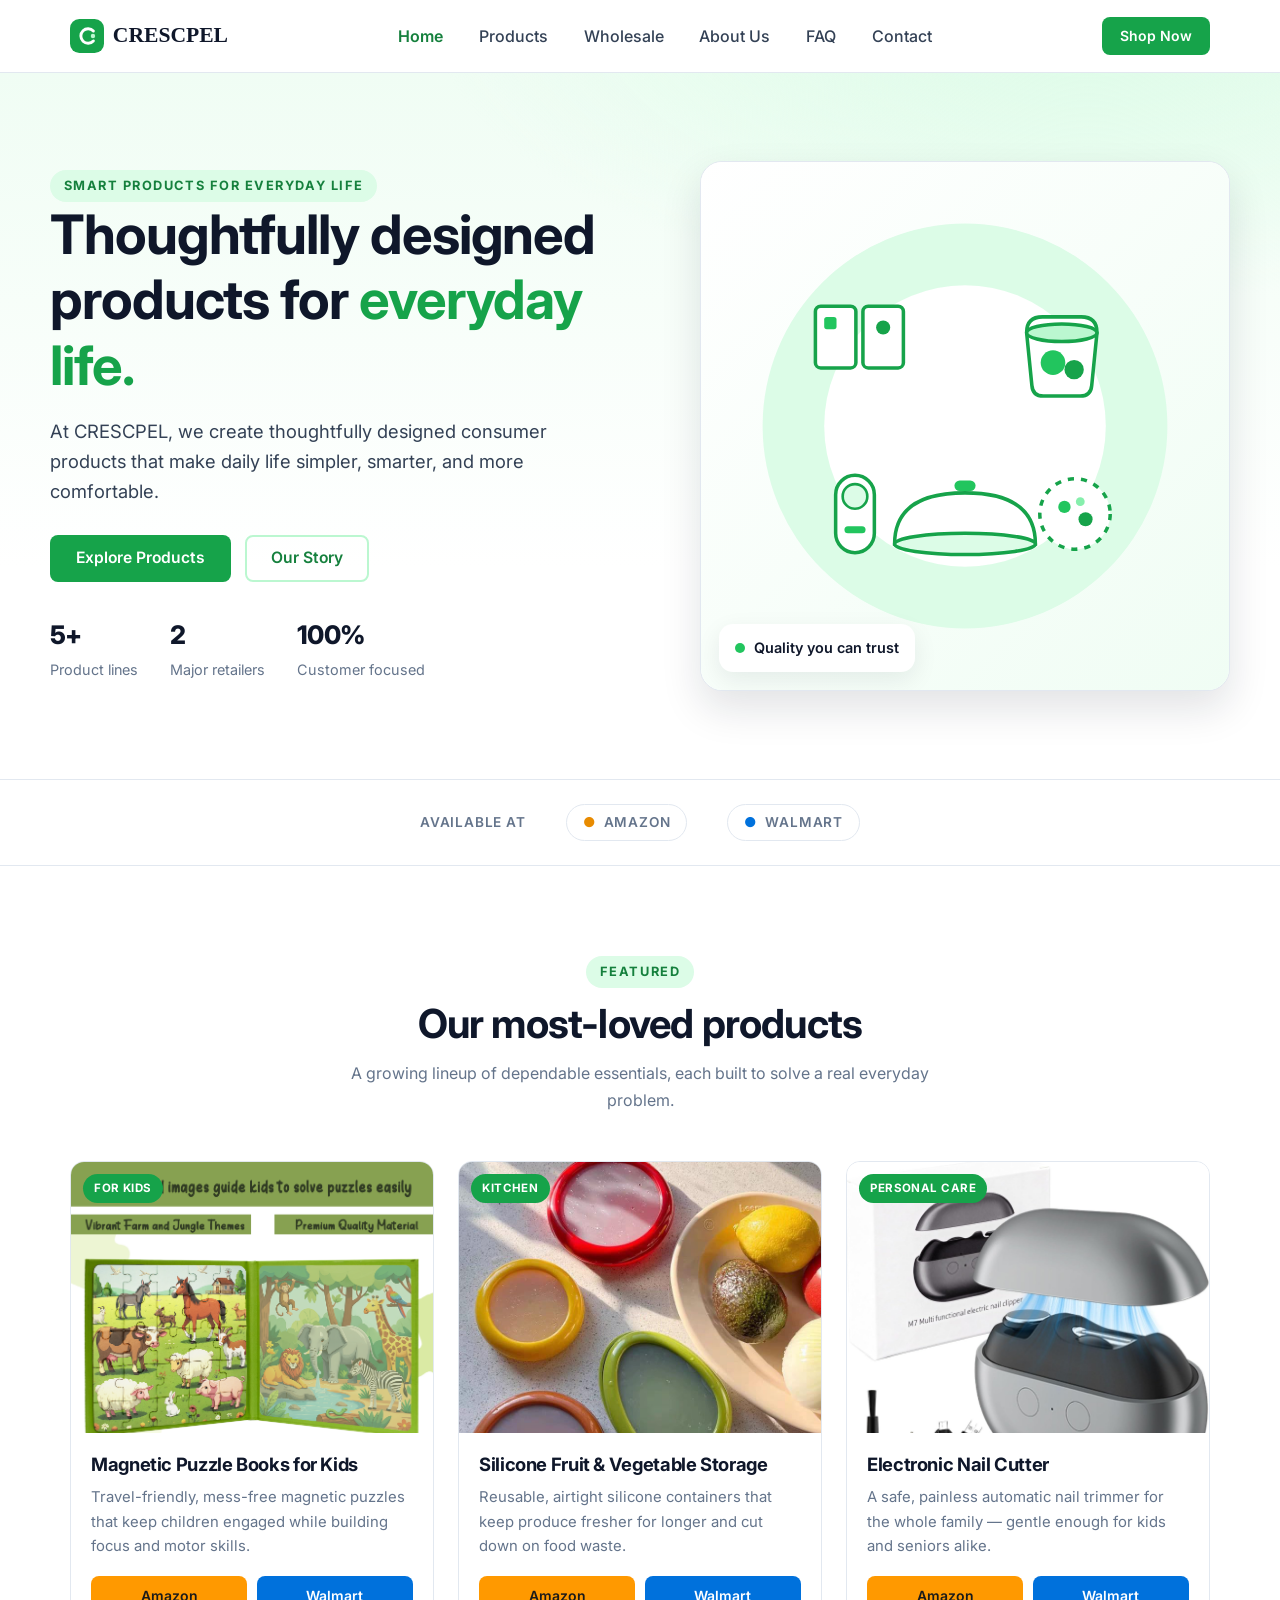
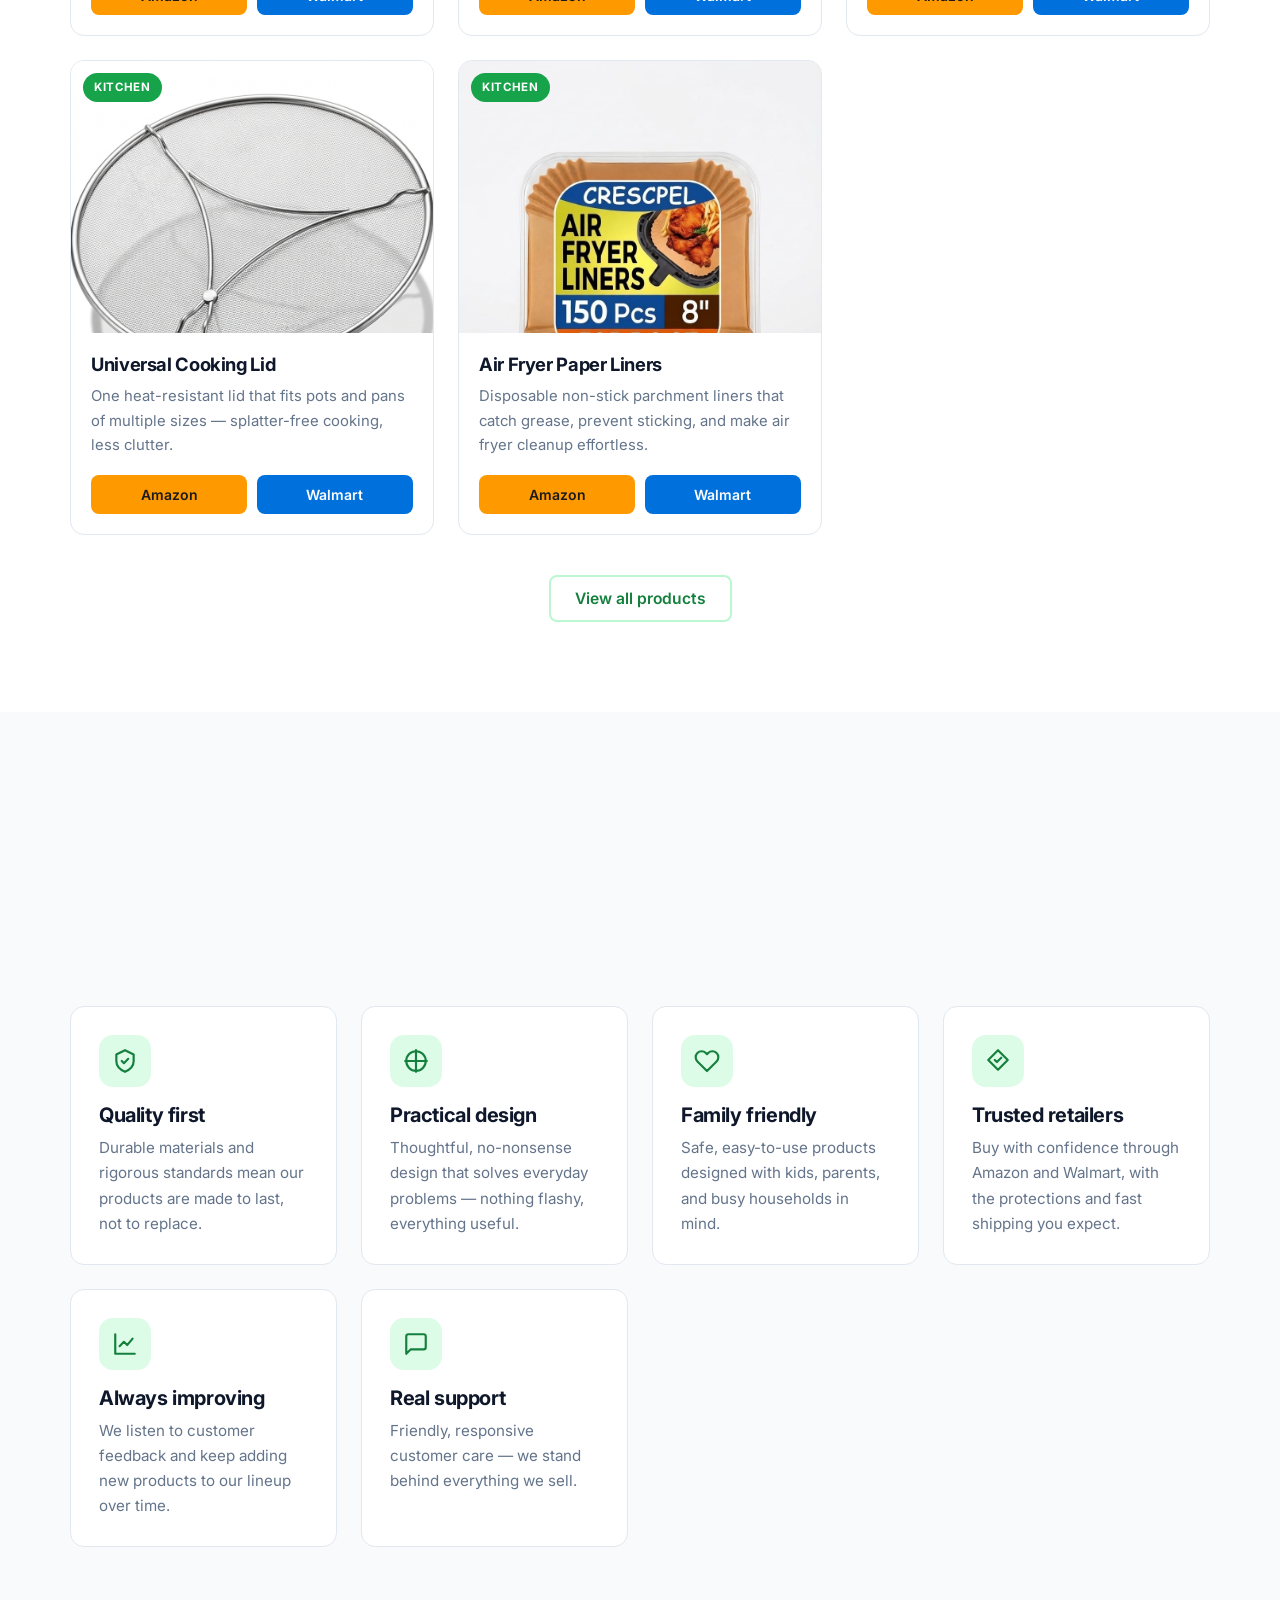
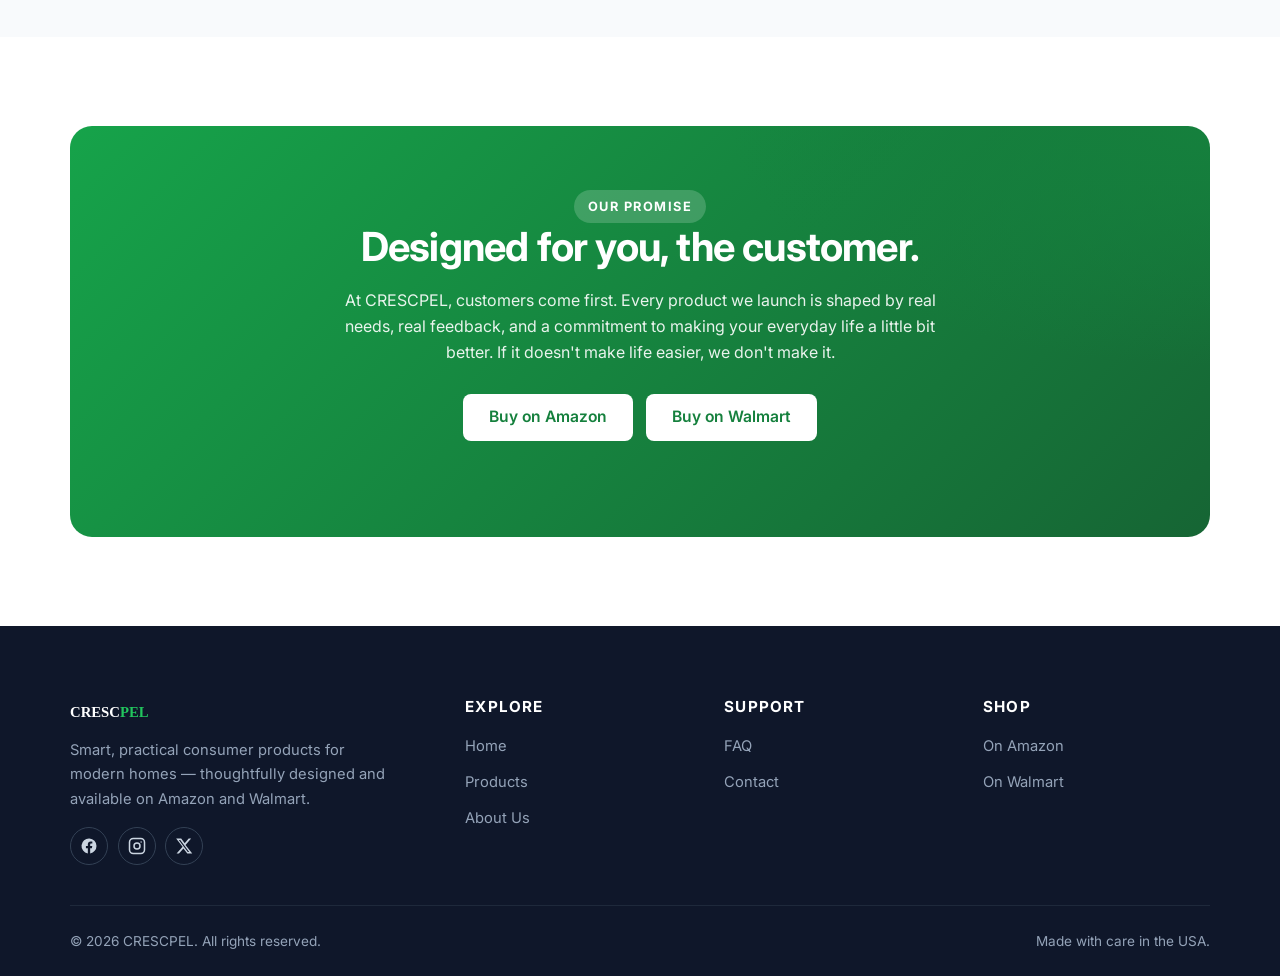
<file: index.html>
<!DOCTYPE html>
<html lang="en">
<head>
  <meta charset="UTF-8" />
  <meta name="viewport" content="width=device-width, initial-scale=1.0" />
  <title>CRESCPEL — Smart Everyday Products for Modern Homes</title>
  <meta name="description" content="CRESCPEL designs practical, high-quality consumer products for everyday life — from kids' magnetic puzzle books to kitchen essentials. Shop on Amazon and Walmart." />
  <meta name="keywords" content="CRESCPEL, home products, kitchen essentials, magnetic puzzle books, silicone food storage, air fryer paper, cooking lid, nail cutter" />
  <meta name="robots" content="index, follow" />
  <link rel="canonical" href="https://www.crescpel.com/" />

  <!-- Open Graph -->
  <meta property="og:type" content="website" />
  <meta property="og:title" content="CRESCPEL — Smart Everyday Products for Modern Homes" />
  <meta property="og:description" content="Practical, high-quality consumer products for everyday life. Shop on Amazon and Walmart." />
  <meta property="og:url" content="https://www.crescpel.com/" />
  <meta property="og:image" content="https://www.crescpel.com/assets/images/hero.svg" />
  <meta name="twitter:card" content="summary_large_image" />

  <link rel="icon" type="image/svg+xml" href="assets/favicon.svg" />
  <link rel="preconnect" href="https://fonts.googleapis.com" />
  <link rel="preconnect" href="https://fonts.gstatic.com" crossorigin />
  <link href="https://fonts.googleapis.com/css2?family=Inter:wght@400;500;600;700;800&display=swap" rel="stylesheet" />
  <link rel="stylesheet" href="css/style.css" />

  <script type="application/ld+json">
  {
    "@context": "https://schema.org",
    "@type": "Organization",
    "name": "CRESCPEL",
    "url": "https://www.crescpel.com/",
    "logo": "https://www.crescpel.com/assets/logo.svg",
    "description": "CRESCPEL is a US consumer products brand offering practical, high-quality everyday products sold through Amazon and Walmart.",
    "sameAs": []
  }
  </script>
</head>
<body>
  <!-- ============ HEADER ============ -->
  <header class="site-header">
    <div class="container nav">
      <a href="index.html" class="brand" aria-label="CRESCPEL home">
        <img src="assets/logo.svg" alt="" width="34" height="34" />
        CRESC<span>PEL</span>
      </a>
      <nav aria-label="Primary">
        <ul class="nav-links" id="nav-links">
          <li><a href="index.html" class="active">Home</a></li>
          <li><a href="products.html">Products</a></li>
          <li><a href="wholesale.html">Wholesale</a></li>
          <li><a href="about.html">About Us</a></li>
          <li><a href="faq.html">FAQ</a></li>
          <li><a href="contact.html">Contact</a></li>
        </ul>
      </nav>
      <div class="nav-cta">
        <a href="products.html" class="btn btn--primary btn--sm">Shop Now</a>
        <button class="nav-toggle" id="nav-toggle" aria-label="Toggle menu" aria-controls="nav-links" aria-expanded="false">
          <span></span><span></span><span></span>
        </button>
      </div>
    </div>
  </header>

  <main>
    <!-- ============ HERO ============ -->
    <section class="hero">
      <div class="container hero-grid">
        <div class="hero-copy">
          <span class="eyebrow">Smart products for everyday life</span>
          <h1>Thoughtfully designed products for <em>everyday life.</em></h1>
          <p class="hero-lead">At CRESCPEL, we create thoughtfully designed consumer products that make daily life simpler, smarter, and more comfortable.</p>
          <div class="hero-actions">
            <a href="products.html" class="btn btn--primary">Explore Products</a>
            <a href="about.html" class="btn btn--ghost">Our Story</a>
          </div>
          <div class="hero-trust">
            <div><strong>5+</strong><span>Product lines</span></div>
            <div><strong>2</strong><span>Major retailers</span></div>
            <div><strong>100%</strong><span>Customer focused</span></div>
          </div>
        </div>
        <div class="hero-visual">
          <img src="assets/images/hero.svg" alt="A collection of CRESCPEL everyday home products" width="600" height="600" />
          <div class="hero-badge"><span class="dot"></span> Quality you can trust</div>
        </div>
      </div>
    </section>

    <!-- ============ RETAILER STRIP ============ -->
    <section class="retailers">
      <div class="container retailers-inner">
        <span>Available at</span>
        <span class="retailer-pill"><span class="badge-amazon">●</span> Amazon</span>
        <span class="retailer-pill"><span class="badge-walmart">●</span> Walmart</span>
      </div>
    </section>

    <!-- ============ FEATURED PRODUCTS ============ -->
    <section class="section">
      <div class="container">
        <div class="section-head reveal">
          <span class="eyebrow">Featured</span>
          <h2>Our most-loved products</h2>
          <p>A growing lineup of dependable essentials, each built to solve a real everyday problem.</p>
        </div>

        <div class="product-grid">
          <!-- Card 1 -->
          <article class="product-card reveal">
            <div class="product-media">
              <span class="product-tag">For Kids</span>
              <img src="assets/images/MagneticPuzzleBook/1.png" alt="Magnetic Puzzle Books for Kids" width="600" height="450" loading="lazy" />
            </div>
            <div class="product-body">
              <h3>Magnetic Puzzle Books for Kids</h3>
              <p>Travel-friendly, mess-free magnetic puzzles that keep children engaged while building focus and motor skills.</p>
              <div class="buy-group">
                <a href="https://www.amazon.com/dp/B0FR88R6H8" target="_blank" rel="noopener" class="btn btn--amazon btn--sm">Amazon</a>
                <a href="https://www.walmart.com/search?q=CRESCPEL" target="_blank" rel="noopener" class="btn btn--walmart btn--sm">Walmart</a>
              </div>
            </div>
          </article>

          <!-- Card 2 -->
          <article class="product-card reveal">
            <div class="product-media">
              <span class="product-tag">Kitchen</span>
              <img src="assets/images/Siliconstorage/1.jpg" alt="Silicone Fruit and Vegetable Storage" width="600" height="450" loading="lazy" />
            </div>
            <div class="product-body">
              <h3>Silicone Fruit &amp; Vegetable Storage</h3>
              <p>Reusable, airtight silicone containers that keep produce fresher for longer and cut down on food waste.</p>
              <div class="buy-group">
                <a href="https://www.amazon.com/dp/B0DZBBDK2M" target="_blank" rel="noopener" class="btn btn--amazon btn--sm">Amazon</a>
                <a href="https://www.walmart.com/search?q=CRESCPEL" target="_blank" rel="noopener" class="btn btn--walmart btn--sm">Walmart</a>
              </div>
            </div>
          </article>

          <!-- Card 3 -->
          <article class="product-card reveal">
            <div class="product-media">
              <span class="product-tag">Personal Care</span>
              <img src="assets/images/NailCutter/1.jpg" alt="Electronic Nail Cutter" width="600" height="450" loading="lazy" />
            </div>
            <div class="product-body">
              <h3>Electronic Nail Cutter</h3>
              <p>A safe, painless automatic nail trimmer for the whole family — gentle enough for kids and seniors alike.</p>
              <div class="buy-group">
                <a href="https://www.amazon.com/dp/B0H3MW957C" target="_blank" rel="noopener" class="btn btn--amazon btn--sm">Amazon</a>
                <a href="https://www.walmart.com/search?q=CRESCPEL" target="_blank" rel="noopener" class="btn btn--walmart btn--sm">Walmart</a>
              </div>
            </div>
          </article>

          <!-- Card 4 -->
          <article class="product-card reveal">
            <div class="product-media">
              <span class="product-tag">Kitchen</span>
              <img src="assets/images/CookingLid/1780551880490.png" alt="Universal Cooking Lid" width="600" height="450" loading="lazy" />
            </div>
            <div class="product-body">
              <h3>Universal Cooking Lid</h3>
              <p>One heat-resistant lid that fits pots and pans of multiple sizes — splatter-free cooking, less clutter.</p>
              <div class="buy-group">
                <a href="https://www.amazon.com/dp/B0H3ZPJVZR" target="_blank" rel="noopener" class="btn btn--amazon btn--sm">Amazon</a>
                <a href="https://www.walmart.com/search?q=CRESCPEL" target="_blank" rel="noopener" class="btn btn--walmart btn--sm">Walmart</a>
              </div>
            </div>
          </article>

          <!-- Card 5 -->
          <article class="product-card reveal">
            <div class="product-media">
              <span class="product-tag">Kitchen</span>
              <img src="assets/images/AirFryer/airfryer-1.jpeg" alt="Air Fryer Paper Liners" width="600" height="450" loading="lazy" />
            </div>
            <div class="product-body">
              <h3>Air Fryer Paper Liners</h3>
              <p>Disposable non-stick parchment liners that catch grease, prevent sticking, and make air fryer cleanup effortless.</p>
              <div class="buy-group">
                <a href="https://www.amazon.com/dp/B0H44CSDBJ" target="_blank" rel="noopener" class="btn btn--amazon btn--sm">Amazon</a>
                <a href="https://www.walmart.com/search?q=CRESCPEL" target="_blank" rel="noopener" class="btn btn--walmart btn--sm">Walmart</a>
              </div>
            </div>
          </article>
        </div>

        <div class="text-center" style="margin-top:2.5rem;">
          <a href="products.html" class="btn btn--ghost">View all products</a>
        </div>
      </div>
    </section>

    <!-- ============ WHY CHOOSE CRESCPEL ============ -->
    <section class="section section--surface">
      <div class="container">
        <div class="section-head reveal">
          <span class="eyebrow">Why CRESCPEL</span>
          <h2>Built around real life</h2>
          <p>Every product starts with a simple question: how can we make this part of your day easier?</p>
        </div>

        <div class="feature-grid">
          <div class="feature-card reveal">
            <div class="feature-icon" aria-hidden="true">
              <svg viewBox="0 0 24 24" fill="none" stroke="currentColor" stroke-width="2" stroke-linecap="round" stroke-linejoin="round"><path d="M12 2 4 6v6c0 5 3.5 8 8 10 4.5-2 8-5 8-10V6l-8-4Z"/><path d="m9 12 2 2 4-4"/></svg>
            </div>
            <h3>Quality first</h3>
            <p>Durable materials and rigorous standards mean our products are made to last, not to replace.</p>
          </div>
          <div class="feature-card reveal">
            <div class="feature-icon" aria-hidden="true">
              <svg viewBox="0 0 24 24" fill="none" stroke="currentColor" stroke-width="2" stroke-linecap="round" stroke-linejoin="round"><path d="M12 2v20M2 12h20"/><circle cx="12" cy="12" r="9"/></svg>
            </div>
            <h3>Practical design</h3>
            <p>Thoughtful, no-nonsense design that solves everyday problems — nothing flashy, everything useful.</p>
          </div>
          <div class="feature-card reveal">
            <div class="feature-icon" aria-hidden="true">
              <svg viewBox="0 0 24 24" fill="none" stroke="currentColor" stroke-width="2" stroke-linecap="round" stroke-linejoin="round"><path d="M20.84 4.61a5.5 5.5 0 0 0-7.78 0L12 5.67l-1.06-1.06a5.5 5.5 0 0 0-7.78 7.78L12 21.23l8.84-8.84a5.5 5.5 0 0 0 0-7.78Z"/></svg>
            </div>
            <h3>Family friendly</h3>
            <p>Safe, easy-to-use products designed with kids, parents, and busy households in mind.</p>
          </div>
          <div class="feature-card reveal">
            <div class="feature-icon" aria-hidden="true">
              <svg viewBox="0 0 24 24" fill="none" stroke="currentColor" stroke-width="2" stroke-linecap="round" stroke-linejoin="round"><path d="m21 11-9 9-9-9 9-9 9 9Z"/><path d="m9 11 2 2 4-4"/></svg>
            </div>
            <h3>Trusted retailers</h3>
            <p>Buy with confidence through Amazon and Walmart, with the protections and fast shipping you expect.</p>
          </div>
          <div class="feature-card reveal">
            <div class="feature-icon" aria-hidden="true">
              <svg viewBox="0 0 24 24" fill="none" stroke="currentColor" stroke-width="2" stroke-linecap="round" stroke-linejoin="round"><path d="M3 3v18h18"/><path d="m7 14 4-4 3 3 5-6"/></svg>
            </div>
            <h3>Always improving</h3>
            <p>We listen to customer feedback and keep adding new products to our lineup over time.</p>
          </div>
          <div class="feature-card reveal">
            <div class="feature-icon" aria-hidden="true">
              <svg viewBox="0 0 24 24" fill="none" stroke="currentColor" stroke-width="2" stroke-linecap="round" stroke-linejoin="round"><path d="M21 15a2 2 0 0 1-2 2H7l-4 4V5a2 2 0 0 1 2-2h14a2 2 0 0 1 2 2Z"/></svg>
            </div>
            <h3>Real support</h3>
            <p>Friendly, responsive customer care — we stand behind everything we sell.</p>
          </div>
        </div>
      </div>
    </section>

    <!-- ============ CUSTOMER-FOCUSED MESSAGE ============ -->
    <section class="section">
      <div class="container">
        <div class="cta-banner reveal">
          <span class="eyebrow" style="background:rgba(255,255,255,0.18);color:#fff;">Our promise</span>
          <h2>Designed for you, the customer.</h2>
          <p>At CRESCPEL, customers come first. Every product we launch is shaped by real needs, real feedback, and a commitment to making your everyday life a little bit better. If it doesn't make life easier, we don't make it.</p>
          <div class="hero-actions">
            <a href="https://www.amazon.com/s?k=CRESCPEL" target="_blank" rel="noopener" class="btn btn--light">Buy on Amazon</a>
            <a href="https://www.walmart.com/search?q=CRESCPEL" target="_blank" rel="noopener" class="btn btn--light">Buy on Walmart</a>
          </div>
        </div>
      </div>
    </section>
  </main>

  <!-- ============ FOOTER ============ -->
  <footer class="site-footer">
    <div class="container">
      <div class="footer-grid">
        <div class="footer-brand">
          <a href="index.html" class="brand">CRESC<span>PEL</span></a>
          <p>Smart, practical consumer products for modern homes — thoughtfully designed and available on Amazon and Walmart.</p>
          <div class="footer-social">
            <a href="#" aria-label="Facebook"><svg viewBox="0 0 24 24" fill="currentColor"><path d="M22 12a10 10 0 1 0-11.56 9.88v-6.99H7.9V12h2.54V9.8c0-2.5 1.49-3.89 3.78-3.89 1.09 0 2.24.2 2.24.2v2.46h-1.26c-1.24 0-1.63.77-1.63 1.56V12h2.78l-.44 2.89h-2.34v6.99A10 10 0 0 0 22 12Z"/></svg></a>
            <a href="#" aria-label="Instagram"><svg viewBox="0 0 24 24" fill="none" stroke="currentColor" stroke-width="2"><rect x="2" y="2" width="20" height="20" rx="5"/><circle cx="12" cy="12" r="4"/><circle cx="17.5" cy="6.5" r="1" fill="currentColor" stroke="none"/></svg></a>
            <a href="#" aria-label="X"><svg viewBox="0 0 24 24" fill="currentColor"><path d="M18.244 2H21.5l-7.5 8.57L23 22h-6.594l-5.165-6.75L5.34 22H2.08l8.02-9.166L1.5 2h6.75l4.67 6.17L18.244 2Zm-1.16 18h1.83L7.01 3.9H5.05L17.084 20Z"/></svg></a>
          </div>
        </div>
        <div>
          <h4>Explore</h4>
          <ul>
            <li><a href="index.html">Home</a></li>
            <li><a href="products.html">Products</a></li>
            <li><a href="about.html">About Us</a></li>
          </ul>
        </div>
        <div>
          <h4>Support</h4>
          <ul>
            <li><a href="faq.html">FAQ</a></li>
            <li><a href="contact.html">Contact</a></li>
          </ul>
        </div>
        <div>
          <h4>Shop</h4>
          <ul>
            <li><a href="https://www.amazon.com/s?k=CRESCPEL" target="_blank" rel="noopener">On Amazon</a></li>
            <li><a href="https://www.walmart.com/search?q=CRESCPEL" target="_blank" rel="noopener">On Walmart</a></li>
          </ul>
        </div>
      </div>
      <div class="footer-bottom">
        <span>&copy; <span id="year">2026</span> CRESCPEL. All rights reserved.</span>
        <span>Made with care in the USA.</span>
      </div>
    </div>
  </footer>

  <script src="js/main.js"></script>
</body>
</html>
</file>
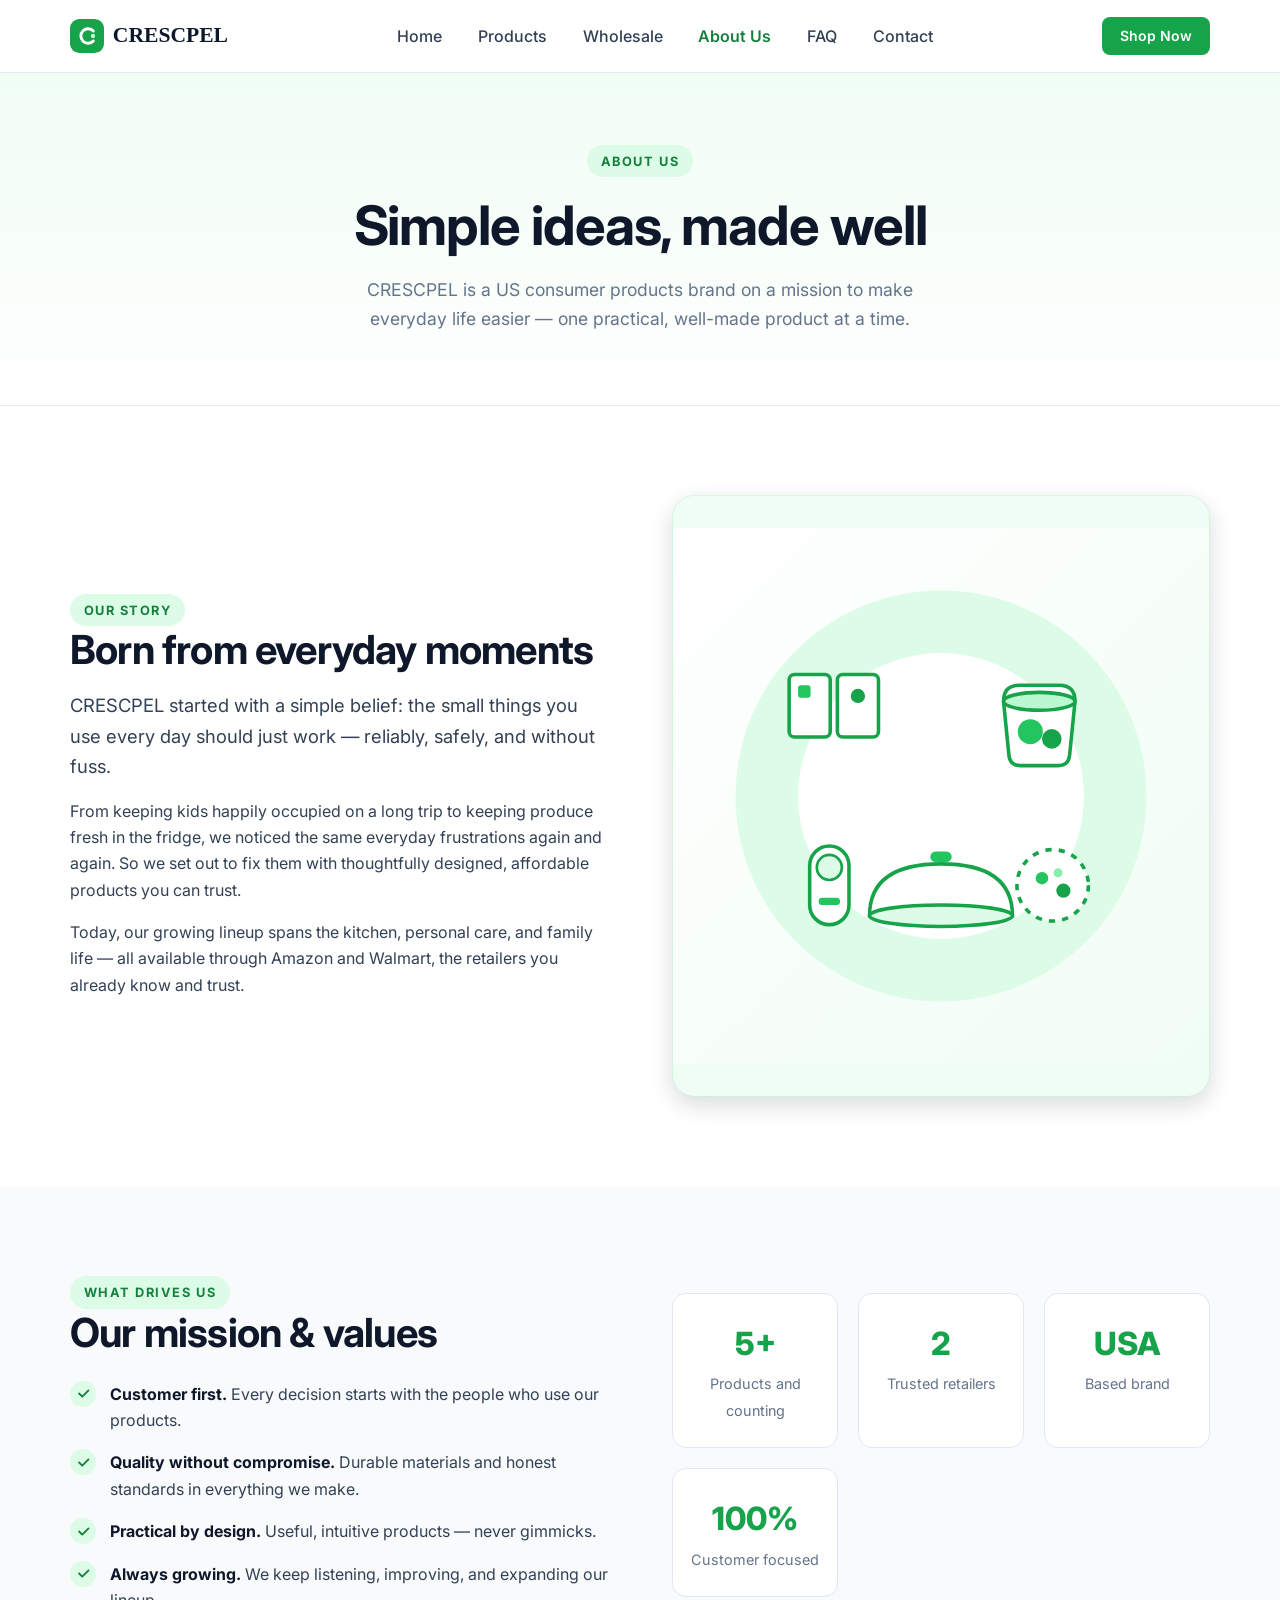
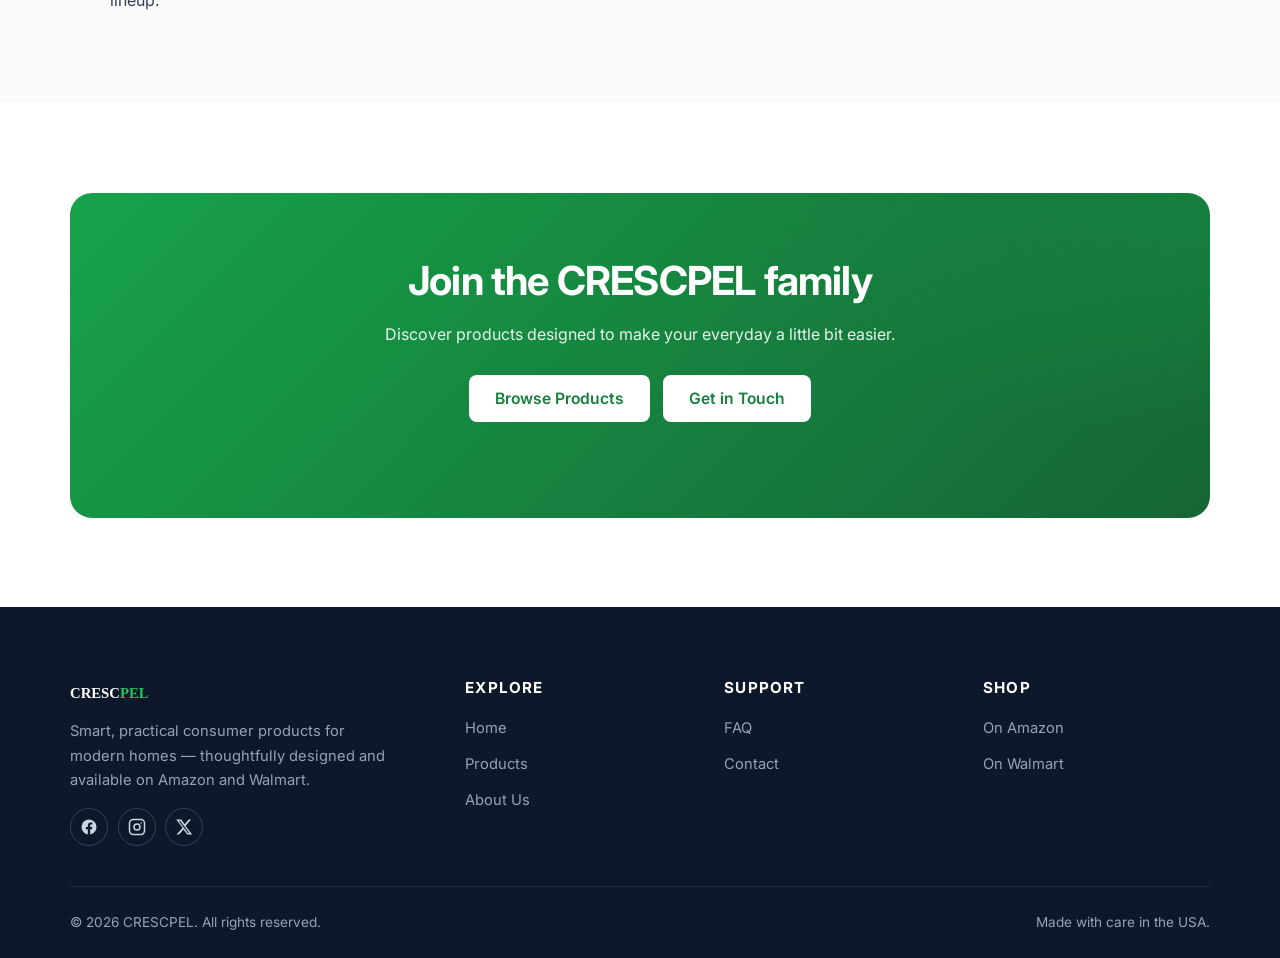
<file: about.html>
<!DOCTYPE html>
<html lang="en">
<head>
  <meta charset="UTF-8" />
  <meta name="viewport" content="width=device-width, initial-scale=1.0" />
  <title>About Us — CRESCPEL | Our Story &amp; Mission</title>
  <meta name="description" content="Learn about CRESCPEL, a US consumer products brand committed to designing practical, high-quality everyday essentials that make life simpler for families." />
  <meta name="robots" content="index, follow" />
  <link rel="canonical" href="https://www.crescpel.com/about.html" />

  <meta property="og:type" content="website" />
  <meta property="og:title" content="About Us — CRESCPEL" />
  <meta property="og:description" content="A US consumer products brand committed to practical, high-quality everyday essentials." />
  <meta property="og:url" content="https://www.crescpel.com/about.html" />

  <link rel="icon" type="image/svg+xml" href="assets/favicon.svg" />
  <link rel="preconnect" href="https://fonts.googleapis.com" />
  <link rel="preconnect" href="https://fonts.gstatic.com" crossorigin />
  <link href="https://fonts.googleapis.com/css2?family=Inter:wght@400;500;600;700;800&display=swap" rel="stylesheet" />
  <link rel="stylesheet" href="css/style.css" />
</head>
<body>
  <!-- ============ HEADER ============ -->
  <header class="site-header">
    <div class="container nav">
      <a href="index.html" class="brand" aria-label="CRESCPEL home">
        <img src="assets/logo.svg" alt="" width="34" height="34" />
        CRESC<span>PEL</span>
      </a>
      <nav aria-label="Primary">
        <ul class="nav-links" id="nav-links">
          <li><a href="index.html">Home</a></li>
          <li><a href="products.html">Products</a></li>
          <li><a href="wholesale.html">Wholesale</a></li>
          <li><a href="about.html" class="active">About Us</a></li>
          <li><a href="faq.html">FAQ</a></li>
          <li><a href="contact.html">Contact</a></li>
        </ul>
      </nav>
      <div class="nav-cta">
        <a href="products.html" class="btn btn--primary btn--sm">Shop Now</a>
        <button class="nav-toggle" id="nav-toggle" aria-label="Toggle menu" aria-controls="nav-links" aria-expanded="false">
          <span></span><span></span><span></span>
        </button>
      </div>
    </div>
  </header>

  <main>
    <!-- ============ PAGE HERO ============ -->
    <section class="page-hero">
      <div class="container">
        <span class="eyebrow">About Us</span>
        <h1>Simple ideas, made well</h1>
        <p>CRESCPEL is a US consumer products brand on a mission to make everyday life easier — one practical, well-made product at a time.</p>
      </div>
    </section>

    <!-- ============ STORY ============ -->
    <section class="section">
      <div class="container split">
        <div class="reveal">
          <span class="eyebrow">Our story</span>
          <h2>Born from everyday moments</h2>
          <p class="lead" style="margin:1rem 0;">CRESCPEL started with a simple belief: the small things you use every day should just work — reliably, safely, and without fuss.</p>
          <p style="margin-bottom:1rem;">From keeping kids happily occupied on a long trip to keeping produce fresh in the fridge, we noticed the same everyday frustrations again and again. So we set out to fix them with thoughtfully designed, affordable products you can trust.</p>
          <p>Today, our growing lineup spans the kitchen, personal care, and family life — all available through Amazon and Walmart, the retailers you already know and trust.</p>
        </div>
        <div class="media-box reveal">
          <img src="assets/images/hero.svg" alt="CRESCPEL product family" width="600" height="600" loading="lazy" />
        </div>
      </div>
    </section>

    <!-- ============ MISSION / VALUES ============ -->
    <section class="section section--surface">
      <div class="container split">
        <div class="reveal">
          <span class="eyebrow">What drives us</span>
          <h2>Our mission &amp; values</h2>
          <ul class="value-list" style="margin-top:1.5rem;">
            <li>
              <span class="check"><svg viewBox="0 0 24 24" fill="none" stroke="currentColor" stroke-width="3" stroke-linecap="round" stroke-linejoin="round"><path d="m5 12 5 5L20 7"/></svg></span>
              <span><strong>Customer first.</strong> Every decision starts with the people who use our products.</span>
            </li>
            <li>
              <span class="check"><svg viewBox="0 0 24 24" fill="none" stroke="currentColor" stroke-width="3" stroke-linecap="round" stroke-linejoin="round"><path d="m5 12 5 5L20 7"/></svg></span>
              <span><strong>Quality without compromise.</strong> Durable materials and honest standards in everything we make.</span>
            </li>
            <li>
              <span class="check"><svg viewBox="0 0 24 24" fill="none" stroke="currentColor" stroke-width="3" stroke-linecap="round" stroke-linejoin="round"><path d="m5 12 5 5L20 7"/></svg></span>
              <span><strong>Practical by design.</strong> Useful, intuitive products — never gimmicks.</span>
            </li>
            <li>
              <span class="check"><svg viewBox="0 0 24 24" fill="none" stroke="currentColor" stroke-width="3" stroke-linecap="round" stroke-linejoin="round"><path d="m5 12 5 5L20 7"/></svg></span>
              <span><strong>Always growing.</strong> We keep listening, improving, and expanding our lineup.</span>
            </li>
          </ul>
        </div>
        <div class="reveal">
          <div class="stat-grid">
            <div><strong>5+</strong><span>Products and counting</span></div>
            <div><strong>2</strong><span>Trusted retailers</span></div>
            <div><strong>USA</strong><span>Based brand</span></div>
            <div><strong>100%</strong><span>Customer focused</span></div>
          </div>
        </div>
      </div>
    </section>

    <!-- ============ CTA ============ -->
    <section class="section">
      <div class="container">
        <div class="cta-banner reveal">
          <h2>Join the CRESCPEL family</h2>
          <p>Discover products designed to make your everyday a little bit easier.</p>
          <div class="hero-actions">
            <a href="products.html" class="btn btn--light">Browse Products</a>
            <a href="contact.html" class="btn btn--light">Get in Touch</a>
          </div>
        </div>
      </div>
    </section>
  </main>

  <!-- ============ FOOTER ============ -->
  <footer class="site-footer">
    <div class="container">
      <div class="footer-grid">
        <div class="footer-brand">
          <a href="index.html" class="brand">CRESC<span>PEL</span></a>
          <p>Smart, practical consumer products for modern homes — thoughtfully designed and available on Amazon and Walmart.</p>
          <div class="footer-social">
            <a href="#" aria-label="Facebook"><svg viewBox="0 0 24 24" fill="currentColor"><path d="M22 12a10 10 0 1 0-11.56 9.88v-6.99H7.9V12h2.54V9.8c0-2.5 1.49-3.89 3.78-3.89 1.09 0 2.24.2 2.24.2v2.46h-1.26c-1.24 0-1.63.77-1.63 1.56V12h2.78l-.44 2.89h-2.34v6.99A10 10 0 0 0 22 12Z"/></svg></a>
            <a href="#" aria-label="Instagram"><svg viewBox="0 0 24 24" fill="none" stroke="currentColor" stroke-width="2"><rect x="2" y="2" width="20" height="20" rx="5"/><circle cx="12" cy="12" r="4"/><circle cx="17.5" cy="6.5" r="1" fill="currentColor" stroke="none"/></svg></a>
            <a href="#" aria-label="X"><svg viewBox="0 0 24 24" fill="currentColor"><path d="M18.244 2H21.5l-7.5 8.57L23 22h-6.594l-5.165-6.75L5.34 22H2.08l8.02-9.166L1.5 2h6.75l4.67 6.17L18.244 2Zm-1.16 18h1.83L7.01 3.9H5.05L17.084 20Z"/></svg></a>
          </div>
        </div>
        <div>
          <h4>Explore</h4>
          <ul>
            <li><a href="index.html">Home</a></li>
            <li><a href="products.html">Products</a></li>
            <li><a href="about.html">About Us</a></li>
          </ul>
        </div>
        <div>
          <h4>Support</h4>
          <ul>
            <li><a href="faq.html">FAQ</a></li>
            <li><a href="contact.html">Contact</a></li>
          </ul>
        </div>
        <div>
          <h4>Shop</h4>
          <ul>
            <li><a href="https://www.amazon.com/s?k=CRESCPEL" target="_blank" rel="noopener">On Amazon</a></li>
            <li><a href="https://www.walmart.com/search?q=CRESCPEL" target="_blank" rel="noopener">On Walmart</a></li>
          </ul>
        </div>
      </div>
      <div class="footer-bottom">
        <span>&copy; <span id="year">2026</span> CRESCPEL. All rights reserved.</span>
        <span>Made with care in the USA.</span>
      </div>
    </div>
  </footer>

  <script src="js/main.js"></script>
</body>
</html>
</file>
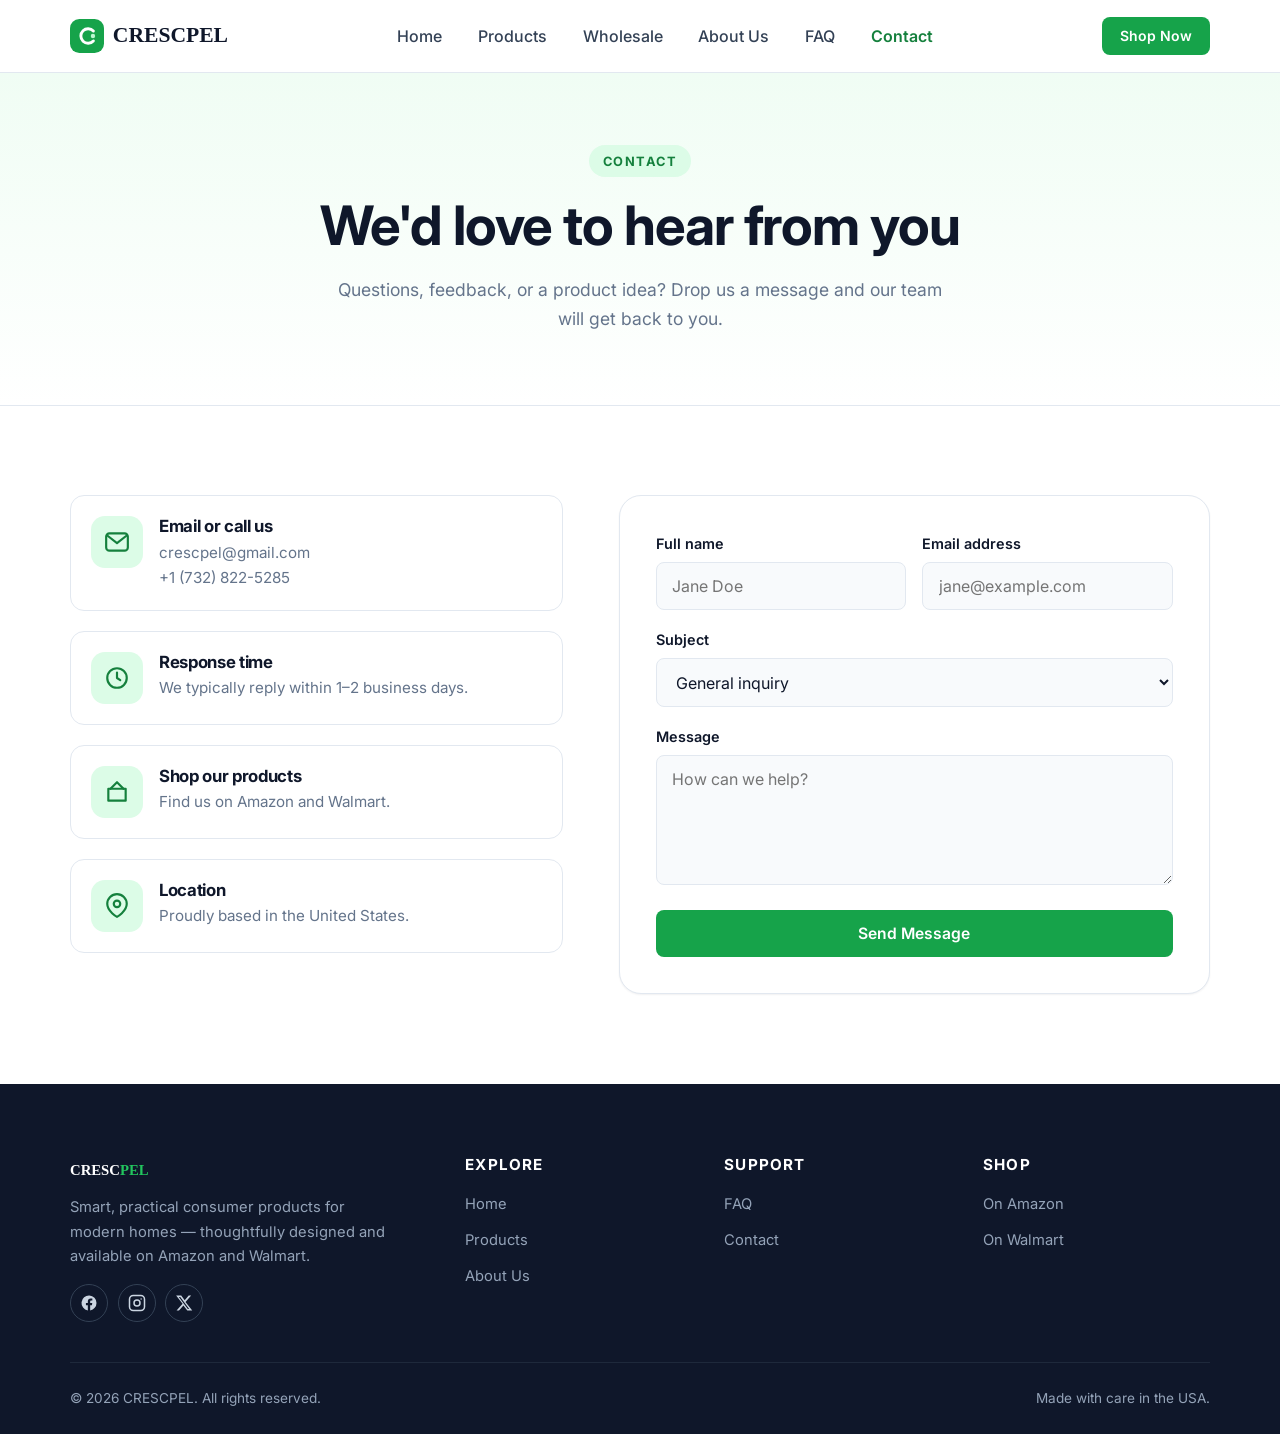
<file: contact.html>
<!DOCTYPE html>
<html lang="en">
<head>
  <meta charset="UTF-8" />
  <meta name="viewport" content="width=device-width, initial-scale=1.0" />
  <title>Contact — CRESCPEL | Get in Touch</title>
  <meta name="description" content="Contact the CRESCPEL team with questions, feedback, or product suggestions. We typically respond within 1-2 business days." />
  <meta name="robots" content="index, follow" />
  <link rel="canonical" href="https://www.crescpel.com/contact.html" />

  <meta property="og:type" content="website" />
  <meta property="og:title" content="Contact — CRESCPEL" />
  <meta property="og:description" content="Get in touch with the CRESCPEL team. We're happy to help." />
  <meta property="og:url" content="https://www.crescpel.com/contact.html" />

  <link rel="icon" type="image/svg+xml" href="assets/favicon.svg" />
  <link rel="preconnect" href="https://fonts.googleapis.com" />
  <link rel="preconnect" href="https://fonts.gstatic.com" crossorigin />
  <link href="https://fonts.googleapis.com/css2?family=Inter:wght@400;500;600;700;800&display=swap" rel="stylesheet" />
  <link rel="stylesheet" href="css/style.css" />
</head>
<body>
  <!-- ============ HEADER ============ -->
  <header class="site-header">
    <div class="container nav">
      <a href="index.html" class="brand" aria-label="CRESCPEL home">
        <img src="assets/logo.svg" alt="" width="34" height="34" />
        CRESC<span>PEL</span>
      </a>
      <nav aria-label="Primary">
        <ul class="nav-links" id="nav-links">
          <li><a href="index.html">Home</a></li>
          <li><a href="products.html">Products</a></li>
          <li><a href="wholesale.html">Wholesale</a></li>
          <li><a href="about.html">About Us</a></li>
          <li><a href="faq.html">FAQ</a></li>
          <li><a href="contact.html" class="active">Contact</a></li>
        </ul>
      </nav>
      <div class="nav-cta">
        <a href="products.html" class="btn btn--primary btn--sm">Shop Now</a>
        <button class="nav-toggle" id="nav-toggle" aria-label="Toggle menu" aria-controls="nav-links" aria-expanded="false">
          <span></span><span></span><span></span>
        </button>
      </div>
    </div>
  </header>

  <main>
    <!-- ============ PAGE HERO ============ -->
    <section class="page-hero">
      <div class="container">
        <span class="eyebrow">Contact</span>
        <h1>We'd love to hear from you</h1>
        <p>Questions, feedback, or a product idea? Drop us a message and our team will get back to you.</p>
      </div>
    </section>

    <!-- ============ CONTACT ============ -->
    <section class="section">
      <div class="container contact-grid">
        <!-- Info -->
        <div class="contact-info reveal">
          <div class="contact-item">
            <div class="feature-icon" aria-hidden="true">
              <svg viewBox="0 0 24 24" fill="none" stroke="currentColor" stroke-width="2" stroke-linecap="round" stroke-linejoin="round"><rect x="2" y="4" width="20" height="16" rx="3"/><path d="m3 6 9 7 9-7"/></svg>
            </div>
            <div>
              <h3>Email or call us</h3>
              <p><a href="mailto:info@gmail.com">crescpel@gmail.com</a></p>
              <p><a href="tel:+17328225285">+1 (732) 822-5285</a></p>
            </div>
          </div>
          <div class="contact-item">
            <div class="feature-icon" aria-hidden="true">
              <svg viewBox="0 0 24 24" fill="none" stroke="currentColor" stroke-width="2" stroke-linecap="round" stroke-linejoin="round"><circle cx="12" cy="12" r="9"/><path d="M12 7v5l3 2"/></svg>
            </div>
            <div>
              <h3>Response time</h3>
              <p>We typically reply within 1–2 business days.</p>
            </div>
          </div>
          <div class="contact-item">
            <div class="feature-icon" aria-hidden="true">
              <svg viewBox="0 0 24 24" fill="none" stroke="currentColor" stroke-width="2" stroke-linecap="round" stroke-linejoin="round"><path d="m6 9 6-6 6 6"/><path d="M4 9h16v11H4z"/></svg>
            </div>
            <div>
              <h3>Shop our products</h3>
              <p>Find us on <a href="https://www.amazon.com/s?k=CRESCPEL" target="_blank" rel="noopener">Amazon</a> and <a href="https://www.walmart.com/search?q=CRESCPEL" target="_blank" rel="noopener">Walmart</a>.</p>
            </div>
          </div>
          <div class="contact-item">
            <div class="feature-icon" aria-hidden="true">
              <svg viewBox="0 0 24 24" fill="none" stroke="currentColor" stroke-width="2" stroke-linecap="round" stroke-linejoin="round"><path d="M21 10c0 7-9 12-9 12s-9-5-9-12a9 9 0 0 1 18 0Z"/><circle cx="12" cy="10" r="3"/></svg>
            </div>
            <div>
              <h3>Location</h3>
              <p>Proudly based in the United States.</p>
            </div>
          </div>
        </div>

        <!-- Form -->
        <div class="form-card reveal">
          <form id="contact-form" novalidate>
            <!-- Web3Forms: delivers submissions to crescpel@gmail.com -->
            <input type="hidden" name="access_key" value="cdaf1eca-be73-4bf8-8bd4-f8c1c772c567" />
            <input type="hidden" name="from_name" value="CRESCPEL Website" />
            <input type="checkbox" name="botcheck" style="display:none" tabindex="-1" autocomplete="off" />
            <div class="form-row">
              <div class="field">
                <label for="name">Full name</label>
                <input type="text" id="name" name="name" placeholder="Jane Doe" required />
                <span class="error-msg">Please enter your name.</span>
              </div>
              <div class="field">
                <label for="email">Email address</label>
                <input type="email" id="email" name="email" placeholder="jane@example.com" required />
                <span class="error-msg">Please enter a valid email address.</span>
              </div>
            </div>

            <div class="field">
              <label for="subject">Subject</label>
              <select id="subject" name="subject">
                <option value="General inquiry">General inquiry</option>
                <option value="Product question">Product question</option>
                <option value="Order &amp; support">Order &amp; support</option>
                <option value="Product suggestion">Product suggestion</option>
                <option value="Wholesale / partnership">Wholesale / partnership</option>
              </select>
            </div>

            <div class="field">
              <label for="message">Message</label>
              <textarea id="message" name="message" placeholder="How can we help?" required></textarea>
              <span class="error-msg">Please enter a message.</span>
            </div>

            <button type="submit" class="btn btn--primary btn--block">Send Message</button>
            <p class="form-status" id="form-status" role="status" aria-live="polite"></p>
          </form>
        </div>
      </div>
    </section>
  </main>

  <!-- ============ FOOTER ============ -->
  <footer class="site-footer">
    <div class="container">
      <div class="footer-grid">
        <div class="footer-brand">
          <a href="index.html" class="brand">CRESC<span>PEL</span></a>
          <p>Smart, practical consumer products for modern homes — thoughtfully designed and available on Amazon and Walmart.</p>
          <div class="footer-social">
            <a href="#" aria-label="Facebook"><svg viewBox="0 0 24 24" fill="currentColor"><path d="M22 12a10 10 0 1 0-11.56 9.88v-6.99H7.9V12h2.54V9.8c0-2.5 1.49-3.89 3.78-3.89 1.09 0 2.24.2 2.24.2v2.46h-1.26c-1.24 0-1.63.77-1.63 1.56V12h2.78l-.44 2.89h-2.34v6.99A10 10 0 0 0 22 12Z"/></svg></a>
            <a href="#" aria-label="Instagram"><svg viewBox="0 0 24 24" fill="none" stroke="currentColor" stroke-width="2"><rect x="2" y="2" width="20" height="20" rx="5"/><circle cx="12" cy="12" r="4"/><circle cx="17.5" cy="6.5" r="1" fill="currentColor" stroke="none"/></svg></a>
            <a href="#" aria-label="X"><svg viewBox="0 0 24 24" fill="currentColor"><path d="M18.244 2H21.5l-7.5 8.57L23 22h-6.594l-5.165-6.75L5.34 22H2.08l8.02-9.166L1.5 2h6.75l4.67 6.17L18.244 2Zm-1.16 18h1.83L7.01 3.9H5.05L17.084 20Z"/></svg></a>
          </div>
        </div>
        <div>
          <h4>Explore</h4>
          <ul>
            <li><a href="index.html">Home</a></li>
            <li><a href="products.html">Products</a></li>
            <li><a href="about.html">About Us</a></li>
          </ul>
        </div>
        <div>
          <h4>Support</h4>
          <ul>
            <li><a href="faq.html">FAQ</a></li>
            <li><a href="contact.html">Contact</a></li>
          </ul>
        </div>
        <div>
          <h4>Shop</h4>
          <ul>
            <li><a href="https://www.amazon.com/s?k=CRESCPEL" target="_blank" rel="noopener">On Amazon</a></li>
            <li><a href="https://www.walmart.com/search?q=CRESCPEL" target="_blank" rel="noopener">On Walmart</a></li>
          </ul>
        </div>
      </div>
      <div class="footer-bottom">
        <span>&copy; <span id="year">2026</span> CRESCPEL. All rights reserved.</span>
        <span>Made with care in the USA.</span>
      </div>
    </div>
  </footer>

  <script src="js/main.js"></script>
</body>
</html>
</file>
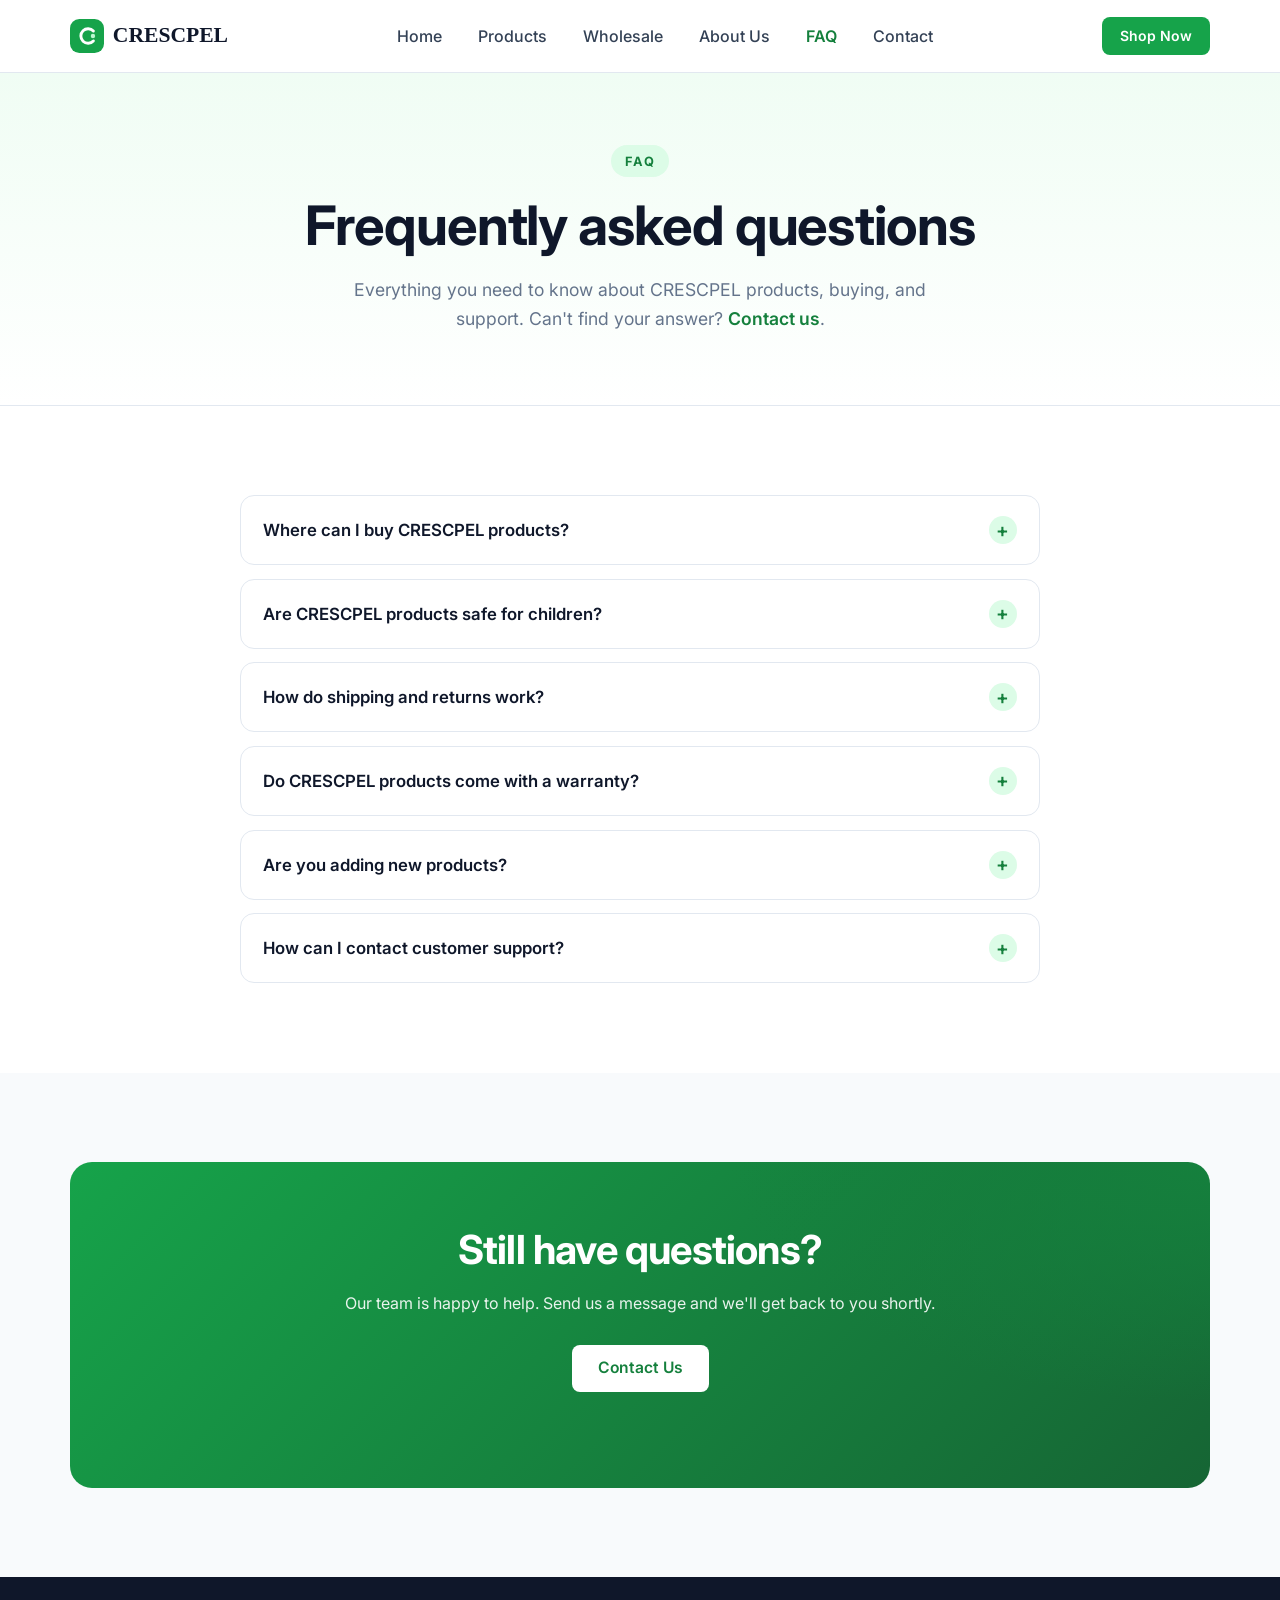
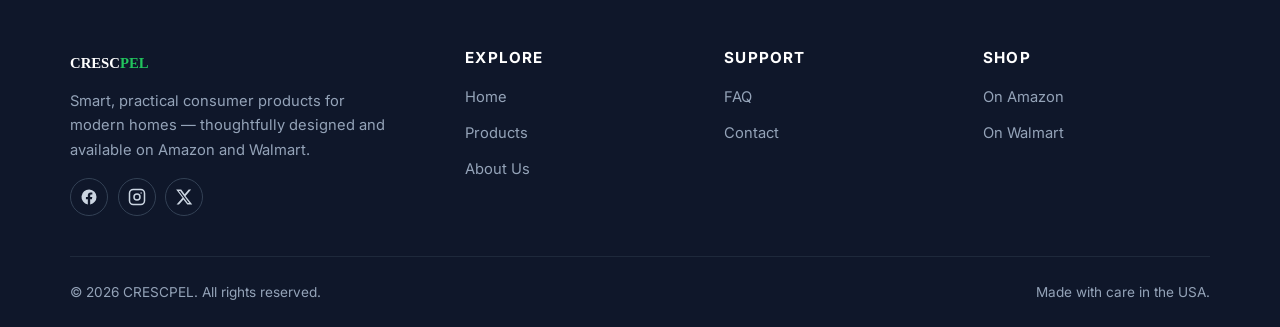
<file: faq.html>
<!DOCTYPE html>
<html lang="en">
<head>
  <meta charset="UTF-8" />
  <meta name="viewport" content="width=device-width, initial-scale=1.0" />
  <title>FAQ — CRESCPEL | Frequently Asked Questions</title>
  <meta name="description" content="Answers to common questions about CRESCPEL products, where to buy, shipping, returns, warranty, and customer support." />
  <meta name="robots" content="index, follow" />
  <link rel="canonical" href="https://www.crescpel.com/faq.html" />

  <meta property="og:type" content="website" />
  <meta property="og:title" content="FAQ — CRESCPEL" />
  <meta property="og:description" content="Answers to common questions about CRESCPEL products, shipping, returns, and support." />
  <meta property="og:url" content="https://www.crescpel.com/faq.html" />

  <link rel="icon" type="image/svg+xml" href="assets/favicon.svg" />
  <link rel="preconnect" href="https://fonts.googleapis.com" />
  <link rel="preconnect" href="https://fonts.gstatic.com" crossorigin />
  <link href="https://fonts.googleapis.com/css2?family=Inter:wght@400;500;600;700;800&display=swap" rel="stylesheet" />
  <link rel="stylesheet" href="css/style.css" />

  <script type="application/ld+json">
  {
    "@context": "https://schema.org",
    "@type": "FAQPage",
    "mainEntity": [
      {"@type":"Question","name":"Where can I buy CRESCPEL products?","acceptedAnswer":{"@type":"Answer","text":"All CRESCPEL products are available through Amazon and Walmart. Look for the buy buttons on our Products page to shop directly."}},
      {"@type":"Question","name":"Are CRESCPEL products safe for children?","acceptedAnswer":{"@type":"Answer","text":"Yes. Products designed for kids, such as our Magnetic Puzzle Books, are made with child-safe materials and built with safety in mind."}},
      {"@type":"Question","name":"How do shipping and returns work?","acceptedAnswer":{"@type":"Answer","text":"Shipping, returns, and refunds are handled by the retailer you purchase from — Amazon or Walmart — under their standard policies, including fast shipping and easy returns."}},
      {"@type":"Question","name":"Do CRESCPEL products come with a warranty?","acceptedAnswer":{"@type":"Answer","text":"We stand behind our products. If something isn't right, contact us or the retailer you purchased from and we'll make it right."}},
      {"@type":"Question","name":"Are you adding new products?","acceptedAnswer":{"@type":"Answer","text":"Yes. We regularly add new everyday essentials to our lineup based on customer feedback. Check our Products page often for the latest."}},
      {"@type":"Question","name":"How can I contact CRESCPEL customer support?","acceptedAnswer":{"@type":"Answer","text":"You can reach us through the Contact page on this website. We typically respond within 1-2 business days."}}
    ]
  }
  </script>
</head>
<body>
  <!-- ============ HEADER ============ -->
  <header class="site-header">
    <div class="container nav">
      <a href="index.html" class="brand" aria-label="CRESCPEL home">
        <img src="assets/logo.svg" alt="" width="34" height="34" />
        CRESC<span>PEL</span>
      </a>
      <nav aria-label="Primary">
        <ul class="nav-links" id="nav-links">
          <li><a href="index.html">Home</a></li>
          <li><a href="products.html">Products</a></li>
          <li><a href="wholesale.html">Wholesale</a></li>
          <li><a href="about.html">About Us</a></li>
          <li><a href="faq.html" class="active">FAQ</a></li>
          <li><a href="contact.html">Contact</a></li>
        </ul>
      </nav>
      <div class="nav-cta">
        <a href="products.html" class="btn btn--primary btn--sm">Shop Now</a>
        <button class="nav-toggle" id="nav-toggle" aria-label="Toggle menu" aria-controls="nav-links" aria-expanded="false">
          <span></span><span></span><span></span>
        </button>
      </div>
    </div>
  </header>

  <main>
    <!-- ============ PAGE HERO ============ -->
    <section class="page-hero">
      <div class="container">
        <span class="eyebrow">FAQ</span>
        <h1>Frequently asked questions</h1>
        <p>Everything you need to know about CRESCPEL products, buying, and support. Can't find your answer? <a href="contact.html" style="color:var(--green-700);font-weight:600;">Contact us</a>.</p>
      </div>
    </section>

    <!-- ============ FAQ ACCORDION ============ -->
    <section class="section">
      <div class="container">
        <div class="faq-list">

          <div class="faq-item">
            <button class="faq-question" aria-expanded="false">
              Where can I buy CRESCPEL products?
              <span class="icon" aria-hidden="true">+</span>
            </button>
            <div class="faq-answer">
              <div class="faq-answer-inner">All CRESCPEL products are available through <strong>Amazon</strong> and <strong>Walmart</strong>. Just head to our <a href="products.html" style="color:var(--green-700);font-weight:600;">Products page</a> and use the buy buttons to shop directly on the retailer of your choice.</div>
            </div>
          </div>

          <div class="faq-item">
            <button class="faq-question" aria-expanded="false">
              Are CRESCPEL products safe for children?
              <span class="icon" aria-hidden="true">+</span>
            </button>
            <div class="faq-answer">
              <div class="faq-answer-inner">Yes. Products designed for kids — like our Magnetic Puzzle Books — are made with child-safe materials and built with safety as a top priority. Always follow the age guidance on the packaging.</div>
            </div>
          </div>

          <div class="faq-item">
            <button class="faq-question" aria-expanded="false">
              How do shipping and returns work?
              <span class="icon" aria-hidden="true">+</span>
            </button>
            <div class="faq-answer">
              <div class="faq-answer-inner">Because we sell through Amazon and Walmart, shipping, returns, and refunds are handled directly by the retailer you buy from — under their standard policies, including fast shipping and easy, hassle-free returns.</div>
            </div>
          </div>

          <div class="faq-item">
            <button class="faq-question" aria-expanded="false">
              Do CRESCPEL products come with a warranty?
              <span class="icon" aria-hidden="true">+</span>
            </button>
            <div class="faq-answer">
              <div class="faq-answer-inner">We stand behind everything we sell. If a product arrives damaged or isn't performing as it should, reach out to the retailer you purchased from or <a href="contact.html" style="color:var(--green-700);font-weight:600;">contact us</a> directly and we'll help make it right.</div>
            </div>
          </div>

          <div class="faq-item">
            <button class="faq-question" aria-expanded="false">
              Are you adding new products?
              <span class="icon" aria-hidden="true">+</span>
            </button>
            <div class="faq-answer">
              <div class="faq-answer-inner">Absolutely. We regularly expand our lineup with new everyday essentials, shaped by real customer feedback. Check our <a href="products.html" style="color:var(--green-700);font-weight:600;">Products page</a> often to see what's new.</div>
            </div>
          </div>

          <div class="faq-item">
            <button class="faq-question" aria-expanded="false">
              How can I contact customer support?
              <span class="icon" aria-hidden="true">+</span>
            </button>
            <div class="faq-answer">
              <div class="faq-answer-inner">The fastest way is through our <a href="contact.html" style="color:var(--green-700);font-weight:600;">Contact page</a>. We read every message and typically respond within 1–2 business days.</div>
            </div>
          </div>

        </div>
      </div>
    </section>

    <!-- ============ CTA ============ -->
    <section class="section section--surface">
      <div class="container">
        <div class="cta-banner reveal">
          <h2>Still have questions?</h2>
          <p>Our team is happy to help. Send us a message and we'll get back to you shortly.</p>
          <div class="hero-actions">
            <a href="contact.html" class="btn btn--light">Contact Us</a>
          </div>
        </div>
      </div>
    </section>
  </main>

  <!-- ============ FOOTER ============ -->
  <footer class="site-footer">
    <div class="container">
      <div class="footer-grid">
        <div class="footer-brand">
          <a href="index.html" class="brand">CRESC<span>PEL</span></a>
          <p>Smart, practical consumer products for modern homes — thoughtfully designed and available on Amazon and Walmart.</p>
          <div class="footer-social">
            <a href="#" aria-label="Facebook"><svg viewBox="0 0 24 24" fill="currentColor"><path d="M22 12a10 10 0 1 0-11.56 9.88v-6.99H7.9V12h2.54V9.8c0-2.5 1.49-3.89 3.78-3.89 1.09 0 2.24.2 2.24.2v2.46h-1.26c-1.24 0-1.63.77-1.63 1.56V12h2.78l-.44 2.89h-2.34v6.99A10 10 0 0 0 22 12Z"/></svg></a>
            <a href="#" aria-label="Instagram"><svg viewBox="0 0 24 24" fill="none" stroke="currentColor" stroke-width="2"><rect x="2" y="2" width="20" height="20" rx="5"/><circle cx="12" cy="12" r="4"/><circle cx="17.5" cy="6.5" r="1" fill="currentColor" stroke="none"/></svg></a>
            <a href="#" aria-label="X"><svg viewBox="0 0 24 24" fill="currentColor"><path d="M18.244 2H21.5l-7.5 8.57L23 22h-6.594l-5.165-6.75L5.34 22H2.08l8.02-9.166L1.5 2h6.75l4.67 6.17L18.244 2Zm-1.16 18h1.83L7.01 3.9H5.05L17.084 20Z"/></svg></a>
          </div>
        </div>
        <div>
          <h4>Explore</h4>
          <ul>
            <li><a href="index.html">Home</a></li>
            <li><a href="products.html">Products</a></li>
            <li><a href="about.html">About Us</a></li>
          </ul>
        </div>
        <div>
          <h4>Support</h4>
          <ul>
            <li><a href="faq.html">FAQ</a></li>
            <li><a href="contact.html">Contact</a></li>
          </ul>
        </div>
        <div>
          <h4>Shop</h4>
          <ul>
            <li><a href="https://www.amazon.com/s?k=CRESCPEL" target="_blank" rel="noopener">On Amazon</a></li>
            <li><a href="https://www.walmart.com/search?q=CRESCPEL" target="_blank" rel="noopener">On Walmart</a></li>
          </ul>
        </div>
      </div>
      <div class="footer-bottom">
        <span>&copy; <span id="year">2026</span> CRESCPEL. All rights reserved.</span>
        <span>Made with care in the USA.</span>
      </div>
    </div>
  </footer>

  <script src="js/main.js"></script>
</body>
</html>
</file>
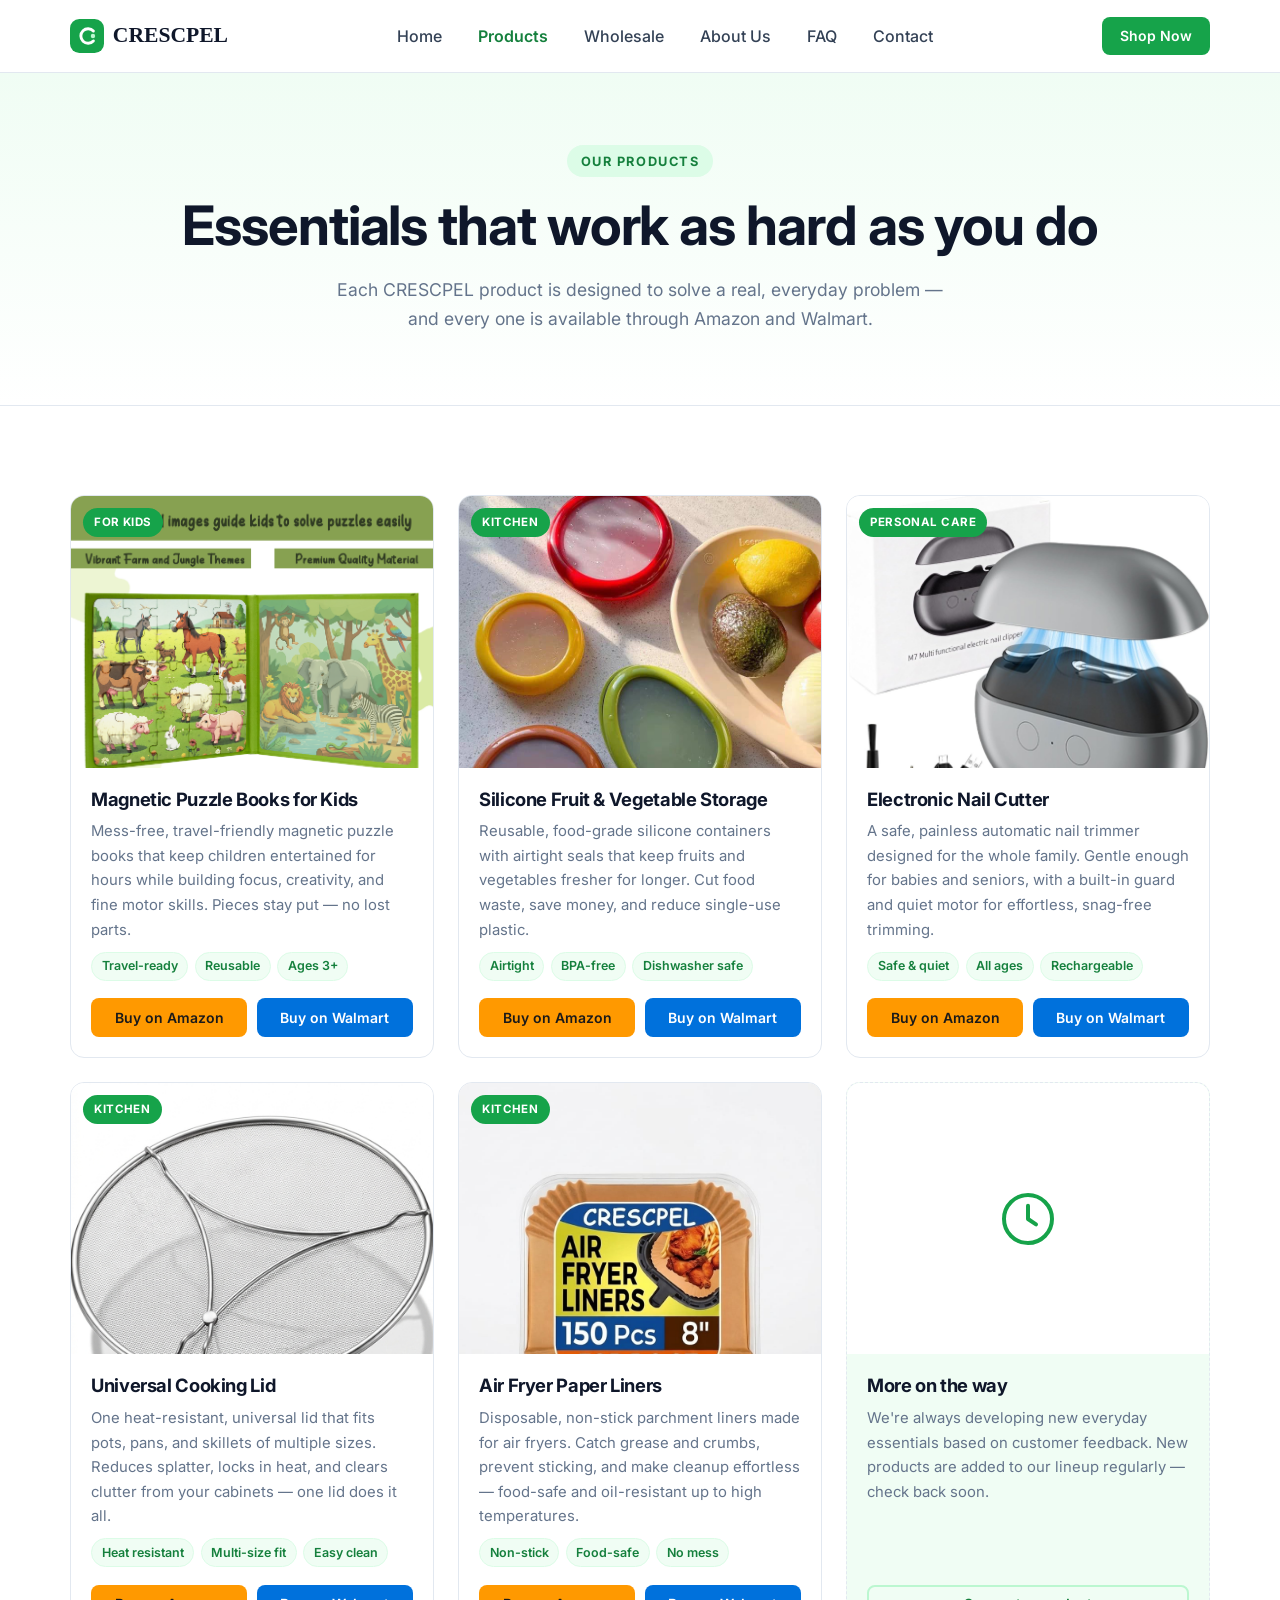
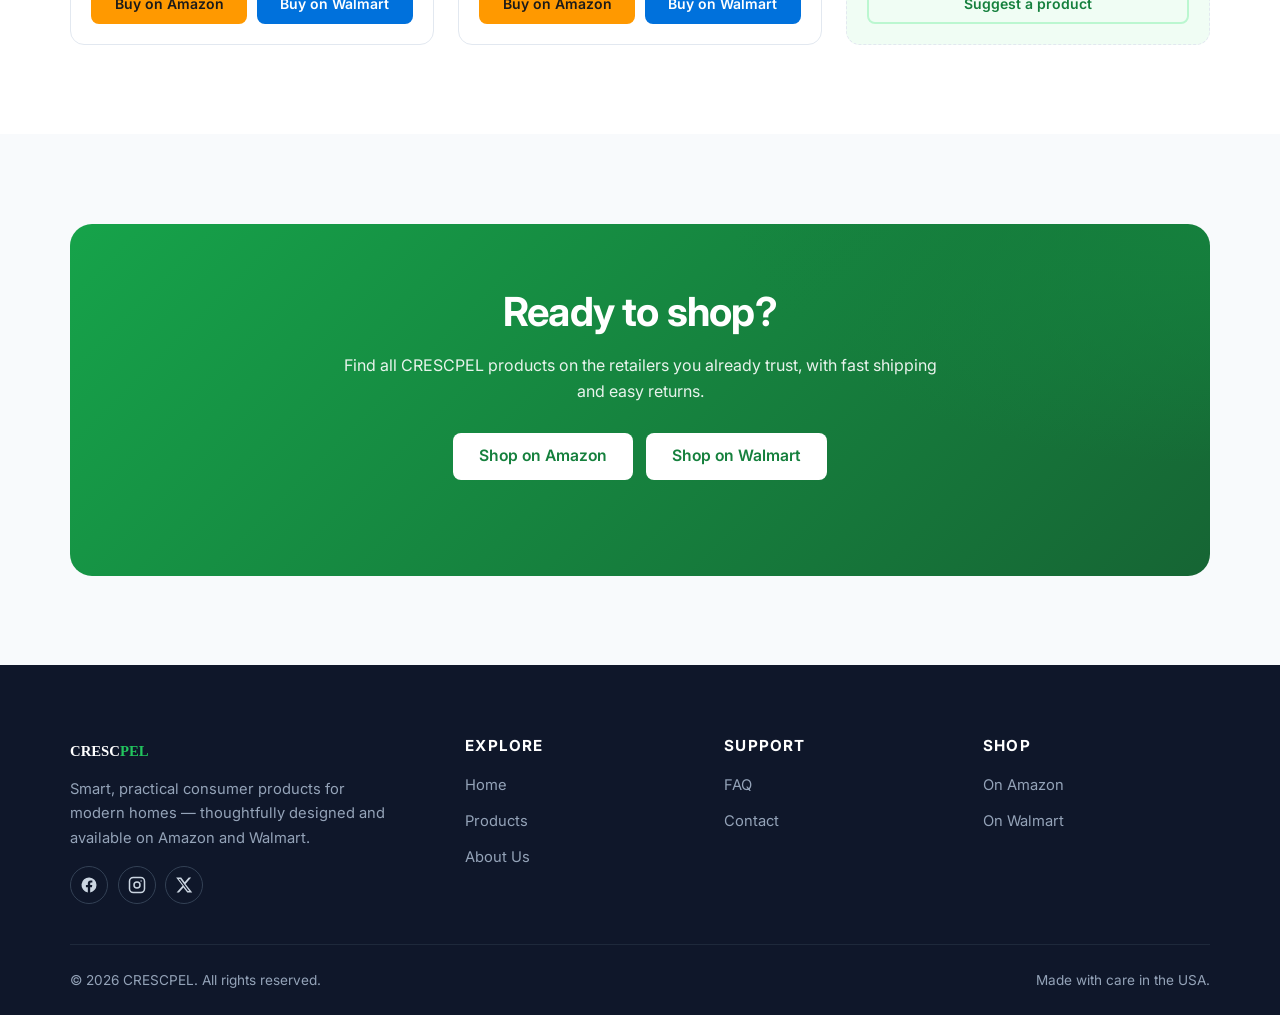
<file: products.html>
<!DOCTYPE html>
<html lang="en">
<head>
  <meta charset="UTF-8" />
  <meta name="viewport" content="width=device-width, initial-scale=1.0" />
  <title>Products — CRESCPEL | Everyday Home &amp; Kitchen Essentials</title>
  <meta name="description" content="Browse the full CRESCPEL product lineup: magnetic puzzle books for kids, silicone food storage, electronic nail cutter, universal cooking lid, and air fryer paper. Shop on Amazon and Walmart." />
  <meta name="robots" content="index, follow" />
  <link rel="canonical" href="https://www.crescpel.com/products.html" />

  <meta property="og:type" content="website" />
  <meta property="og:title" content="Products — CRESCPEL" />
  <meta property="og:description" content="Browse the full CRESCPEL product lineup. Shop on Amazon and Walmart." />
  <meta property="og:url" content="https://www.crescpel.com/products.html" />

  <link rel="icon" type="image/svg+xml" href="assets/favicon.svg" />
  <link rel="preconnect" href="https://fonts.googleapis.com" />
  <link rel="preconnect" href="https://fonts.gstatic.com" crossorigin />
  <link href="https://fonts.googleapis.com/css2?family=Inter:wght@400;500;600;700;800&display=swap" rel="stylesheet" />
  <link rel="stylesheet" href="css/style.css" />
</head>
<body>
  <!-- ============ HEADER ============ -->
  <header class="site-header">
    <div class="container nav">
      <a href="index.html" class="brand" aria-label="CRESCPEL home">
        <img src="assets/logo.svg" alt="" width="34" height="34" />
        CRESC<span>PEL</span>
      </a>
      <nav aria-label="Primary">
        <ul class="nav-links" id="nav-links">
          <li><a href="index.html">Home</a></li>
          <li><a href="products.html" class="active">Products</a></li>
          <li><a href="wholesale.html">Wholesale</a></li>
          <li><a href="about.html">About Us</a></li>
          <li><a href="faq.html">FAQ</a></li>
          <li><a href="contact.html">Contact</a></li>
        </ul>
      </nav>
      <div class="nav-cta">
        <a href="products.html" class="btn btn--primary btn--sm">Shop Now</a>
        <button class="nav-toggle" id="nav-toggle" aria-label="Toggle menu" aria-controls="nav-links" aria-expanded="false">
          <span></span><span></span><span></span>
        </button>
      </div>
    </div>
  </header>

  <main>
    <!-- ============ PAGE HERO ============ -->
    <section class="page-hero">
      <div class="container">
        <span class="eyebrow">Our Products</span>
        <h1>Essentials that work as hard as you do</h1>
        <p>Each CRESCPEL product is designed to solve a real, everyday problem — and every one is available through Amazon and Walmart.</p>
      </div>
    </section>

    <!-- ============ PRODUCT GRID ============ -->
    <section class="section">
      <div class="container">
        <div class="product-grid">

          <!-- 1. Magnetic Puzzle Books -->
          <article class="product-card reveal">
            <div class="product-media">
              <span class="product-tag">For Kids</span>
              <img src="assets/images/MagneticPuzzleBook/1.png" alt="Magnetic Puzzle Books for Kids" width="600" height="450" loading="lazy" />
            </div>
            <div class="product-body">
              <h3>Magnetic Puzzle Books for Kids</h3>
              <p>Mess-free, travel-friendly magnetic puzzle books that keep children entertained for hours while building focus, creativity, and fine motor skills. Pieces stay put — no lost parts.</p>
              <ul class="product-features">
                <li>Travel-ready</li><li>Reusable</li><li>Ages 3+</li>
              </ul>
              <div class="buy-group">
                <a href="https://www.amazon.com/dp/B0FR88R6H8" target="_blank" rel="noopener" class="btn btn--amazon btn--sm">Buy on Amazon</a>
                <a href="https://www.walmart.com/search?q=CRESCPEL" target="_blank" rel="noopener" class="btn btn--walmart btn--sm">Buy on Walmart</a>
              </div>
            </div>
          </article>

          <!-- 2. Silicone Food Storage -->
          <article class="product-card reveal">
            <div class="product-media">
              <span class="product-tag">Kitchen</span>
              <img src="assets/images/Siliconstorage/1.jpg" alt="Silicone Fruit and Vegetable Storage" width="600" height="450" loading="lazy" />
            </div>
            <div class="product-body">
              <h3>Silicone Fruit &amp; Vegetable Storage</h3>
              <p>Reusable, food-grade silicone containers with airtight seals that keep fruits and vegetables fresher for longer. Cut food waste, save money, and reduce single-use plastic.</p>
              <ul class="product-features">
                <li>Airtight</li><li>BPA-free</li><li>Dishwasher safe</li>
              </ul>
              <div class="buy-group">
                <a href="https://www.amazon.com/dp/B0DZBBDK2M" target="_blank" rel="noopener" class="btn btn--amazon btn--sm">Buy on Amazon</a>
                <a href="https://www.walmart.com/search?q=CRESCPEL" target="_blank" rel="noopener" class="btn btn--walmart btn--sm">Buy on Walmart</a>
              </div>
            </div>
          </article>

          <!-- 3. Electronic Nail Cutter -->
          <article class="product-card reveal">
            <div class="product-media">
              <span class="product-tag">Personal Care</span>
              <img src="assets/images/NailCutter/1.jpg" alt="Electronic Nail Cutter" width="600" height="450" loading="lazy" />
            </div>
            <div class="product-body">
              <h3>Electronic Nail Cutter</h3>
              <p>A safe, painless automatic nail trimmer designed for the whole family. Gentle enough for babies and seniors, with a built-in guard and quiet motor for effortless, snag-free trimming.</p>
              <ul class="product-features">
                <li>Safe &amp; quiet</li><li>All ages</li><li>Rechargeable</li>
              </ul>
              <div class="buy-group">
                <a href="https://www.amazon.com/dp/B0H3MW957C" target="_blank" rel="noopener" class="btn btn--amazon btn--sm">Buy on Amazon</a>
                <a href="https://www.walmart.com/search?q=CRESCPEL" target="_blank" rel="noopener" class="btn btn--walmart btn--sm">Buy on Walmart</a>
              </div>
            </div>
          </article>

          <!-- 4. Cooking Lid -->
          <article class="product-card reveal">
            <div class="product-media">
              <span class="product-tag">Kitchen</span>
              <img src="assets/images/CookingLid/1780551880490.png" alt="Universal Cooking Lid" width="600" height="450" loading="lazy" />
            </div>
            <div class="product-body">
              <h3>Universal Cooking Lid</h3>
              <p>One heat-resistant, universal lid that fits pots, pans, and skillets of multiple sizes. Reduces splatter, locks in heat, and clears clutter from your cabinets — one lid does it all.</p>
              <ul class="product-features">
                <li>Heat resistant</li><li>Multi-size fit</li><li>Easy clean</li>
              </ul>
              <div class="buy-group">
                <a href="https://www.amazon.com/dp/B0H3ZPJVZR" target="_blank" rel="noopener" class="btn btn--amazon btn--sm">Buy on Amazon</a>
                <a href="https://www.walmart.com/search?q=CRESCPEL" target="_blank" rel="noopener" class="btn btn--walmart btn--sm">Buy on Walmart</a>
              </div>
            </div>
          </article>

          <!-- 5. Air Fryer Paper -->
          <article class="product-card reveal">
            <div class="product-media">
              <span class="product-tag">Kitchen</span>
              <img src="assets/images/AirFryer/airfryer-1.jpeg" alt="Air Fryer Paper Liners" width="600" height="450" loading="lazy" />
            </div>
            <div class="product-body">
              <h3>Air Fryer Paper Liners</h3>
              <p>Disposable, non-stick parchment liners made for air fryers. Catch grease and crumbs, prevent sticking, and make cleanup effortless — food-safe and oil-resistant up to high temperatures.</p>
              <ul class="product-features">
                <li>Non-stick</li><li>Food-safe</li><li>No mess</li>
              </ul>
              <div class="buy-group">
                <a href="https://www.amazon.com/dp/B0H44CSDBJ" target="_blank" rel="noopener" class="btn btn--amazon btn--sm">Buy on Amazon</a>
                <a href="https://www.walmart.com/search?q=CRESCPEL" target="_blank" rel="noopener" class="btn btn--walmart btn--sm">Buy on Walmart</a>
              </div>
            </div>
          </article>

          <!-- Coming soon -->
          <article class="product-card reveal" style="border-style:dashed;background:var(--green-50);">
            <div class="product-media" style="background:#fff;">
              <svg viewBox="0 0 24 24" fill="none" stroke="#16a34a" stroke-width="1.5" width="64" height="64" stroke-linecap="round" stroke-linejoin="round"><circle cx="12" cy="12" r="9"/><path d="M12 7v5l3 2"/></svg>
            </div>
            <div class="product-body">
              <h3>More on the way</h3>
              <p>We're always developing new everyday essentials based on customer feedback. New products are added to our lineup regularly — check back soon.</p>
              <div class="buy-group">
                <a href="contact.html" class="btn btn--ghost btn--sm btn--block">Suggest a product</a>
              </div>
            </div>
          </article>

        </div>
      </div>
    </section>

    <!-- ============ CTA ============ -->
    <section class="section section--surface">
      <div class="container">
        <div class="cta-banner reveal">
          <h2>Ready to shop?</h2>
          <p>Find all CRESCPEL products on the retailers you already trust, with fast shipping and easy returns.</p>
          <div class="hero-actions">
            <a href="https://www.amazon.com/s?k=CRESCPEL" target="_blank" rel="noopener" class="btn btn--light">Shop on Amazon</a>
            <a href="https://www.walmart.com/search?q=CRESCPEL" target="_blank" rel="noopener" class="btn btn--light">Shop on Walmart</a>
          </div>
        </div>
      </div>
    </section>
  </main>

  <!-- ============ FOOTER ============ -->
  <footer class="site-footer">
    <div class="container">
      <div class="footer-grid">
        <div class="footer-brand">
          <a href="index.html" class="brand">CRESC<span>PEL</span></a>
          <p>Smart, practical consumer products for modern homes — thoughtfully designed and available on Amazon and Walmart.</p>
          <div class="footer-social">
            <a href="#" aria-label="Facebook"><svg viewBox="0 0 24 24" fill="currentColor"><path d="M22 12a10 10 0 1 0-11.56 9.88v-6.99H7.9V12h2.54V9.8c0-2.5 1.49-3.89 3.78-3.89 1.09 0 2.24.2 2.24.2v2.46h-1.26c-1.24 0-1.63.77-1.63 1.56V12h2.78l-.44 2.89h-2.34v6.99A10 10 0 0 0 22 12Z"/></svg></a>
            <a href="#" aria-label="Instagram"><svg viewBox="0 0 24 24" fill="none" stroke="currentColor" stroke-width="2"><rect x="2" y="2" width="20" height="20" rx="5"/><circle cx="12" cy="12" r="4"/><circle cx="17.5" cy="6.5" r="1" fill="currentColor" stroke="none"/></svg></a>
            <a href="#" aria-label="X"><svg viewBox="0 0 24 24" fill="currentColor"><path d="M18.244 2H21.5l-7.5 8.57L23 22h-6.594l-5.165-6.75L5.34 22H2.08l8.02-9.166L1.5 2h6.75l4.67 6.17L18.244 2Zm-1.16 18h1.83L7.01 3.9H5.05L17.084 20Z"/></svg></a>
          </div>
        </div>
        <div>
          <h4>Explore</h4>
          <ul>
            <li><a href="index.html">Home</a></li>
            <li><a href="products.html">Products</a></li>
            <li><a href="about.html">About Us</a></li>
          </ul>
        </div>
        <div>
          <h4>Support</h4>
          <ul>
            <li><a href="faq.html">FAQ</a></li>
            <li><a href="contact.html">Contact</a></li>
          </ul>
        </div>
        <div>
          <h4>Shop</h4>
          <ul>
            <li><a href="https://www.amazon.com/s?k=CRESCPEL" target="_blank" rel="noopener">On Amazon</a></li>
            <li><a href="https://www.walmart.com/search?q=CRESCPEL" target="_blank" rel="noopener">On Walmart</a></li>
          </ul>
        </div>
      </div>
      <div class="footer-bottom">
        <span>&copy; <span id="year">2026</span> CRESCPEL. All rights reserved.</span>
        <span>Made with care in the USA.</span>
      </div>
    </div>
  </footer>

  <script src="js/main.js"></script>
</body>
</html>
</file>
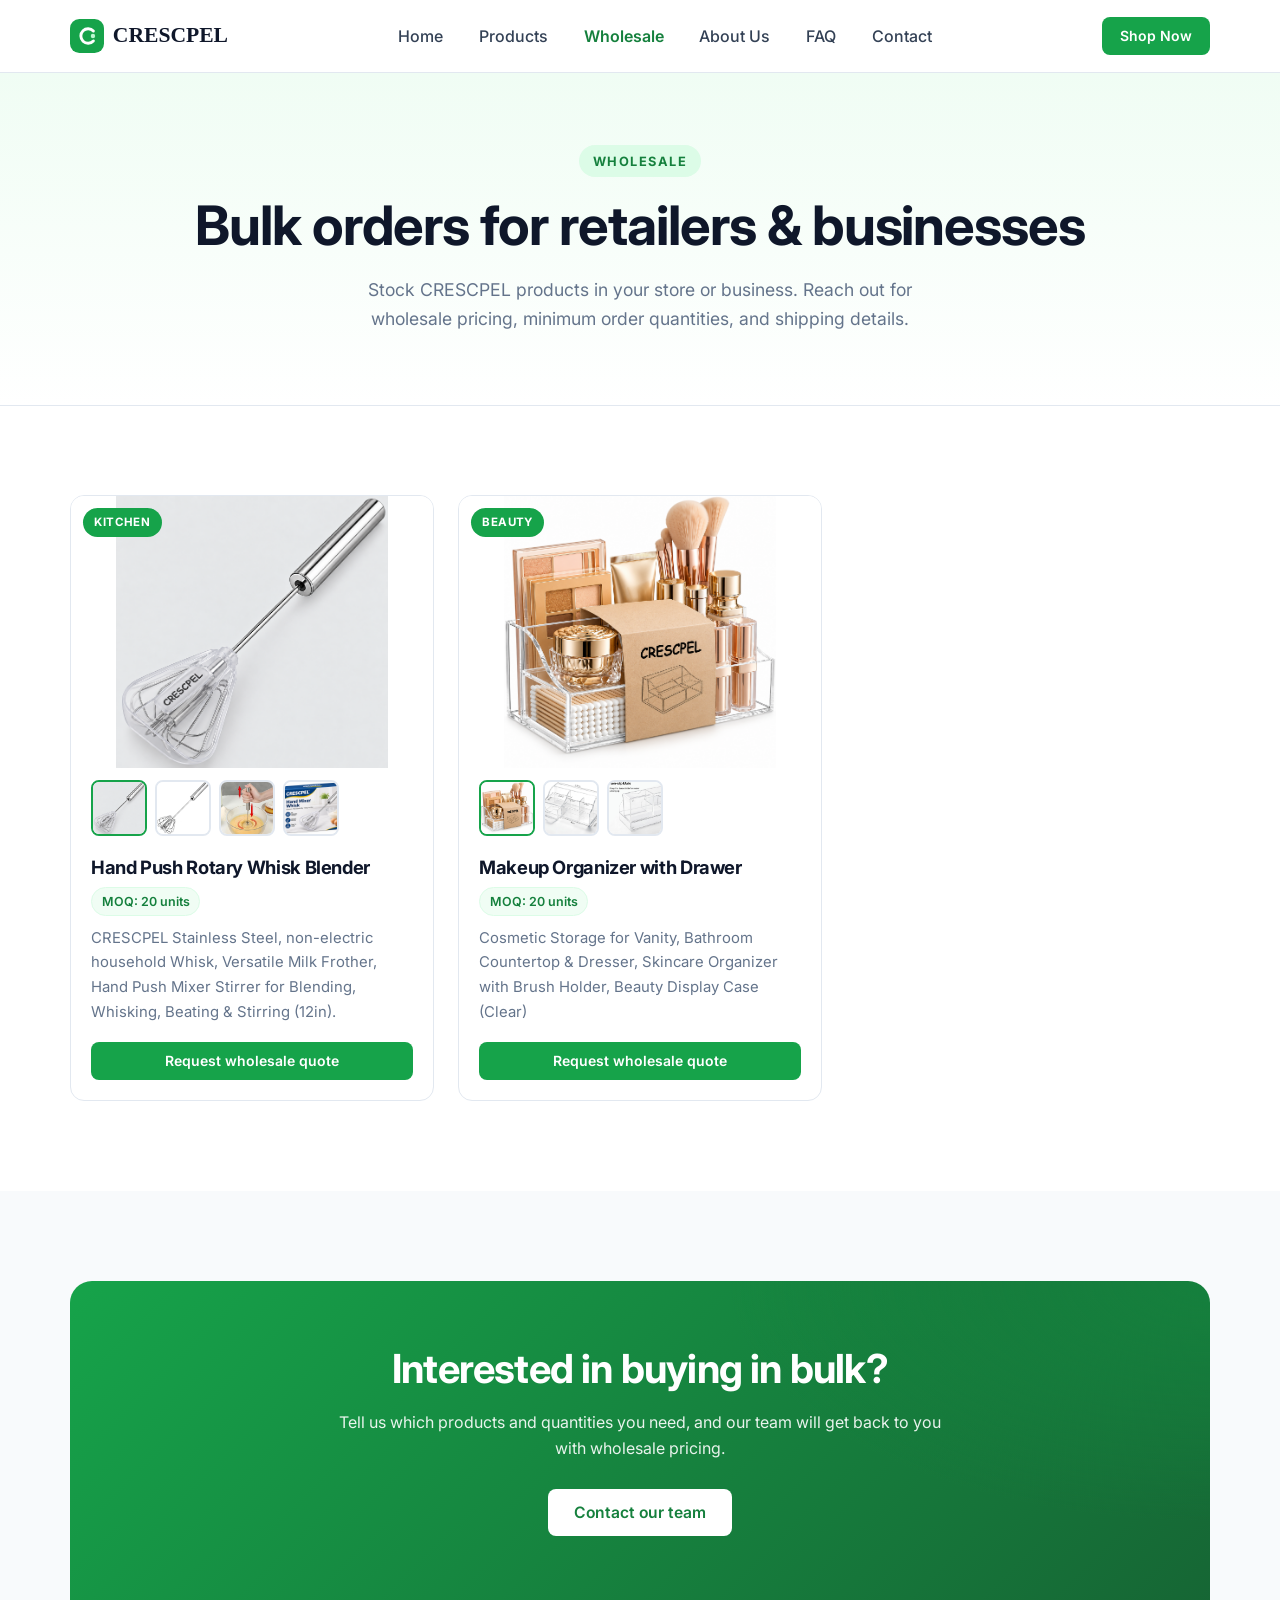
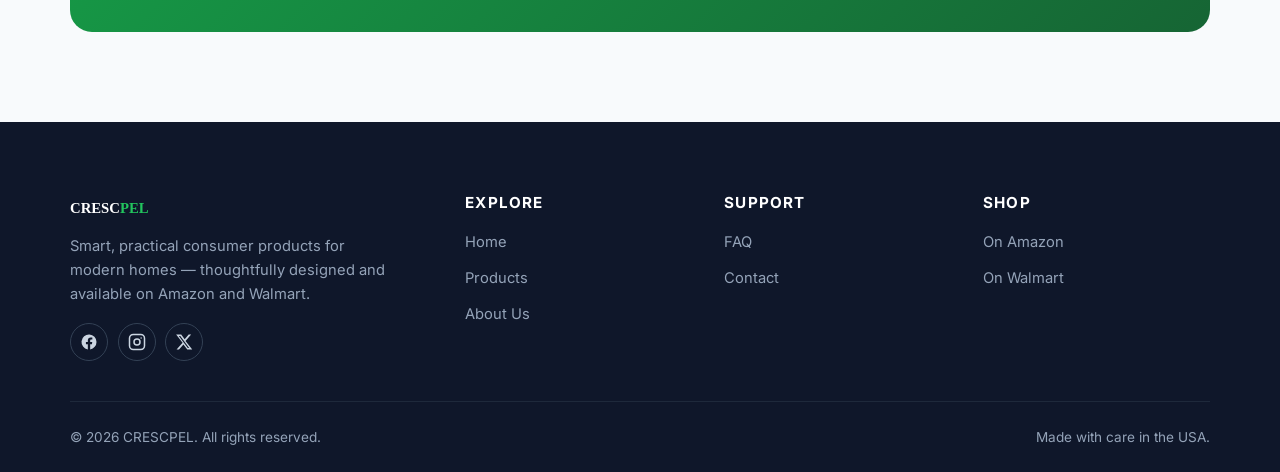
<file: wholesale.html>
<!DOCTYPE html>
<html lang="en">
<head>
  <meta charset="UTF-8" />
  <meta name="viewport" content="width=device-width, initial-scale=1.0" />
  <title>Wholesale — CRESCPEL | Bulk Orders for Retailers &amp; Businesses</title>
  <meta name="description" content="Buy CRESCPEL products in bulk. Wholesale pricing for retailers, resellers, and businesses — including the Hand Push Rotary Whisk Blender." />
  <meta name="robots" content="index, follow" />
  <link rel="canonical" href="https://www.crescpel.com/wholesale.html" />

  <meta property="og:type" content="website" />
  <meta property="og:title" content="Wholesale — CRESCPEL" />
  <meta property="og:description" content="Bulk orders and wholesale pricing on CRESCPEL products." />
  <meta property="og:url" content="https://www.crescpel.com/wholesale.html" />

  <link rel="icon" type="image/svg+xml" href="assets/favicon.svg" />
  <link rel="preconnect" href="https://fonts.googleapis.com" />
  <link rel="preconnect" href="https://fonts.gstatic.com" crossorigin />
  <link href="https://fonts.googleapis.com/css2?family=Inter:wght@400;500;600;700;800&display=swap" rel="stylesheet" />
  <link rel="stylesheet" href="css/style.css" />
</head>
<body>
  <!-- ============ HEADER ============ -->
  <header class="site-header">
    <div class="container nav">
      <a href="index.html" class="brand" aria-label="CRESCPEL home">
        <img src="assets/logo.svg" alt="" width="34" height="34" />
        CRESC<span>PEL</span>
      </a>
      <nav aria-label="Primary">
        <ul class="nav-links" id="nav-links">
          <li><a href="index.html">Home</a></li>
          <li><a href="products.html">Products</a></li>
          <li><a href="wholesale.html" class="active">Wholesale</a></li>
          <li><a href="about.html">About Us</a></li>
          <li><a href="faq.html">FAQ</a></li>
          <li><a href="contact.html">Contact</a></li>
        </ul>
      </nav>
      <div class="nav-cta">
        <a href="products.html" class="btn btn--primary btn--sm">Shop Now</a>
        <button class="nav-toggle" id="nav-toggle" aria-label="Toggle menu" aria-controls="nav-links" aria-expanded="false">
          <span></span><span></span><span></span>
        </button>
      </div>
    </div>
  </header>

  <main>
    <!-- ============ PAGE HERO ============ -->
    <section class="page-hero">
      <div class="container">
        <span class="eyebrow">Wholesale</span>
        <h1>Bulk orders for retailers &amp; businesses</h1>
        <p>Stock CRESCPEL products in your store or business. Reach out for wholesale pricing, minimum order quantities, and shipping details.</p>
      </div>
    </section>

    <!-- ============ PRODUCT GRID ============ -->
    <section class="section">
      <div class="container">
        <div class="product-grid">

          <!-- 1. Hand Push Rotary Whisk Blender -->
          <article class="product-card product-gallery reveal">
            <div class="product-media">
              <span class="product-tag">Kitchen</span>
              <img src="assets/images/Whisk/1_1.png" alt="Hand Push Rotary Whisk Blender" width="600" height="450" loading="lazy" />
            </div>
            <div class="product-thumbs">
              <button type="button" aria-label="View image 1" aria-pressed="true"><img src="assets/images/Whisk/1_1.png" alt="Hand Push Rotary Whisk Blender" loading="lazy" /></button>
              <button type="button" aria-label="View image 2" aria-pressed="false"><img src="assets/images/Whisk/1.jpg" alt="Hand Push Rotary Whisk Blender — view 2" loading="lazy" /></button>
              <button type="button" aria-label="View image 3" aria-pressed="false"><img src="assets/images/Whisk/2.jpg" alt="Hand Push Rotary Whisk Blender — view 3" loading="lazy" /></button>
              <button type="button" aria-label="View image 4" aria-pressed="false"><img src="assets/images/Whisk/2.png" alt="Hand Push Rotary Whisk Blender — view 4" loading="lazy" /></button>
            </div>
            <div class="product-body">
              <h3>Hand Push Rotary Whisk Blender</h3>
              <ul class="product-features"><li>MOQ: 20 units</li></ul>
              <p>CRESCPEL Stainless Steel, non-electric household Whisk, Versatile Milk Frother, Hand Push Mixer Stirrer for Blending, Whisking, Beating &amp; Stirring (12in).</p>
              <div class="buy-group">
                <a href="contact.html" class="btn btn--primary btn--sm btn--block">Request wholesale quote</a>
              </div>
            </div>
          </article>

          <!-- 2. Makeup Organizer with Drawer -->
          <article class="product-card product-gallery reveal">
            <div class="product-media">
              <span class="product-tag">Beauty</span>
              <img src="assets/images/MakeupBox/1-1.png" alt="Makeup Organizer with Drawer" width="600" height="450" loading="lazy" />
            </div>
            <div class="product-thumbs">
              <button type="button" aria-label="View image 1" aria-pressed="true"><img src="assets/images/MakeupBox/1-1.png" alt="Makeup Organizer with Drawer" loading="lazy" /></button>
              <button type="button" aria-label="View image 2" aria-pressed="false"><img src="assets/images/MakeupBox/2.jpg" alt="Makeup Organizer with Drawer — view 2" loading="lazy" /></button>
              <button type="button" aria-label="View image 3" aria-pressed="false"><img src="assets/images/MakeupBox/3.jpg" alt="Makeup Organizer with Drawer — view 3" loading="lazy" /></button>
            </div>
            <div class="product-body">
              <h3>Makeup Organizer with Drawer</h3>
              <ul class="product-features"><li>MOQ: 20 units</li></ul>
              <p>Cosmetic Storage for Vanity, Bathroom Countertop &amp; Dresser, Skincare Organizer with Brush Holder, Beauty Display Case (Clear)</p>
              <div class="buy-group">
                <a href="contact.html" class="btn btn--primary btn--sm btn--block">Request wholesale quote</a>
              </div>
            </div>
          </article>

        </div>
      </div>
    </section>

    <!-- ============ CTA ============ -->
    <section class="section section--surface">
      <div class="container">
        <div class="cta-banner reveal">
          <h2>Interested in buying in bulk?</h2>
          <p>Tell us which products and quantities you need, and our team will get back to you with wholesale pricing.</p>
          <div class="hero-actions">
            <a href="contact.html" class="btn btn--light">Contact our team</a>
          </div>
        </div>
      </div>
    </section>
  </main>

  <!-- ============ FOOTER ============ -->
  <footer class="site-footer">
    <div class="container">
      <div class="footer-grid">
        <div class="footer-brand">
          <a href="index.html" class="brand">CRESC<span>PEL</span></a>
          <p>Smart, practical consumer products for modern homes — thoughtfully designed and available on Amazon and Walmart.</p>
          <div class="footer-social">
            <a href="#" aria-label="Facebook"><svg viewBox="0 0 24 24" fill="currentColor"><path d="M22 12a10 10 0 1 0-11.56 9.88v-6.99H7.9V12h2.54V9.8c0-2.5 1.49-3.89 3.78-3.89 1.09 0 2.24.2 2.24.2v2.46h-1.26c-1.24 0-1.63.77-1.63 1.56V12h2.78l-.44 2.89h-2.34v6.99A10 10 0 0 0 22 12Z"/></svg></a>
            <a href="#" aria-label="Instagram"><svg viewBox="0 0 24 24" fill="none" stroke="currentColor" stroke-width="2"><rect x="2" y="2" width="20" height="20" rx="5"/><circle cx="12" cy="12" r="4"/><circle cx="17.5" cy="6.5" r="1" fill="currentColor" stroke="none"/></svg></a>
            <a href="#" aria-label="X"><svg viewBox="0 0 24 24" fill="currentColor"><path d="M18.244 2H21.5l-7.5 8.57L23 22h-6.594l-5.165-6.75L5.34 22H2.08l8.02-9.166L1.5 2h6.75l4.67 6.17L18.244 2Zm-1.16 18h1.83L7.01 3.9H5.05L17.084 20Z"/></svg></a>
          </div>
        </div>
        <div>
          <h4>Explore</h4>
          <ul>
            <li><a href="index.html">Home</a></li>
            <li><a href="products.html">Products</a></li>
            <li><a href="about.html">About Us</a></li>
          </ul>
        </div>
        <div>
          <h4>Support</h4>
          <ul>
            <li><a href="faq.html">FAQ</a></li>
            <li><a href="contact.html">Contact</a></li>
          </ul>
        </div>
        <div>
          <h4>Shop</h4>
          <ul>
            <li><a href="https://www.amazon.com/s?k=CRESCPEL" target="_blank" rel="noopener">On Amazon</a></li>
            <li><a href="https://www.walmart.com/search?q=CRESCPEL" target="_blank" rel="noopener">On Walmart</a></li>
          </ul>
        </div>
      </div>
      <div class="footer-bottom">
        <span>&copy; <span id="year">2026</span> CRESCPEL. All rights reserved.</span>
        <span>Made with care in the USA.</span>
      </div>
    </div>
  </footer>

  <script src="js/main.js"></script>
</body>
</html>
</file>
<file: css/style.css>
/* ============================================================
   CRESCPEL — Global Stylesheet
   Design system: white background, green accent, clean type.
   ============================================================ */

/* ---------- Design Tokens ---------- */
:root {
  /* Brand colors */
  --green-50:  #f0fdf4;
  --green-100: #dcfce7;
  --green-200: #bbf7d0;
  --green-500: #22c55e;
  --green-600: #16a34a;   /* primary accent */
  --green-700: #15803d;   /* hover / dark accent */
  --green-800: #166534;

  /* Neutrals */
  --white:   #ffffff;
  --ink:     #0f172a;     /* headings */
  --body:    #334155;     /* body text */
  --muted:   #64748b;     /* secondary text */
  --line:    #e2e8f0;     /* borders */
  --surface: #f8fafc;     /* subtle section bg */

  /* Brand partners */
  --amazon:  #ff9900;
  --amazon-dark: #e88b00;
  --walmart: #0071dc;
  --walmart-dark: #005cb8;

  /* Type */
  --font-sans: 'Inter', system-ui, -apple-system, 'Segoe UI', Roboto, Helvetica, Arial, sans-serif;

  /* Spacing & shape */
  --container: 1180px;
  --radius-sm: 8px;
  --radius:    14px;
  --radius-lg: 22px;
  --shadow-sm: 0 1px 2px rgba(15, 23, 42, 0.06);
  --shadow:    0 8px 24px rgba(15, 23, 42, 0.08);
  --shadow-lg: 0 18px 40px rgba(15, 23, 42, 0.12);

  --transition: 0.2s ease;
}

/* ---------- Reset ---------- */
*,
*::before,
*::after { box-sizing: border-box; }

* { margin: 0; }

html { scroll-behavior: smooth; -webkit-text-size-adjust: 100%; }

body {
  font-family: var(--font-sans);
  color: var(--body);
  background: var(--white);
  line-height: 1.65;
  font-size: 1rem;
  -webkit-font-smoothing: antialiased;
  text-rendering: optimizeLegibility;
}

img { max-width: 100%; display: block; }

a { color: inherit; text-decoration: none; }

ul { list-style: none; padding: 0; }

h1, h2, h3, h4 {
  color: var(--ink);
  line-height: 1.2;
  font-weight: 700;
  letter-spacing: -0.02em;
}

h1 { font-size: clamp(2.1rem, 5vw, 3.4rem); }
h2 { font-size: clamp(1.7rem, 3.5vw, 2.5rem); }
h3 { font-size: 1.25rem; }

p { color: var(--body); }

:focus-visible {
  outline: 3px solid var(--green-500);
  outline-offset: 2px;
  border-radius: 4px;
}

/* ---------- Layout helpers ---------- */
.container {
  width: 100%;
  max-width: var(--container);
  margin-inline: auto;
  padding-inline: 1.25rem;
}

.section { padding: clamp(3.5rem, 7vw, 6rem) 0; }
.section--surface { background: var(--surface); }
.section--tint { background: var(--green-50); }

.section-head {
  text-align: center;
  max-width: 640px;
  margin: 0 auto clamp(2rem, 4vw, 3rem);
}

.section-head .eyebrow { margin-bottom: 0.75rem; }
.section-head p { color: var(--muted); margin-top: 0.75rem; }

.eyebrow {
  display: inline-block;
  font-size: 0.8rem;
  font-weight: 700;
  letter-spacing: 0.12em;
  text-transform: uppercase;
  color: var(--green-700);
  background: var(--green-100);
  padding: 0.35rem 0.85rem;
  border-radius: 999px;
}

.text-center { text-align: center; }

/* ---------- Buttons ---------- */
.btn {
  display: inline-flex;
  align-items: center;
  justify-content: center;
  gap: 0.5rem;
  font-family: inherit;
  font-weight: 600;
  font-size: 0.98rem;
  line-height: 1;
  padding: 0.85rem 1.5rem;
  border-radius: var(--radius-sm);
  border: 2px solid transparent;
  cursor: pointer;
  transition: transform var(--transition), background var(--transition), box-shadow var(--transition), color var(--transition);
  white-space: nowrap;
}
.btn:hover { transform: translateY(-2px); }
.btn:active { transform: translateY(0); }

.btn--primary { background: var(--green-600); color: #fff; }
.btn--primary:hover { background: var(--green-700); box-shadow: var(--shadow); }

.btn--ghost {
  background: transparent;
  color: var(--green-700);
  border-color: var(--green-200);
}
.btn--ghost:hover { background: var(--green-50); border-color: var(--green-600); }

.btn--light { background: #fff; color: var(--green-700); }
.btn--light:hover { background: var(--green-50); box-shadow: var(--shadow); }

.btn--amazon { background: var(--amazon); color: #1a1a1a; }
.btn--amazon:hover { background: var(--amazon-dark); box-shadow: var(--shadow); }

.btn--walmart { background: var(--walmart); color: #fff; }
.btn--walmart:hover { background: var(--walmart-dark); box-shadow: var(--shadow); }

.btn--block { width: 100%; }
.btn--sm { padding: 0.65rem 1rem; font-size: 0.875rem; }

.btn svg { width: 18px; height: 18px; }

/* Buy button group */
.buy-group { display: flex; gap: 0.6rem; flex-wrap: wrap; }
.buy-group .btn { flex: 1 1 140px; }

/* ---------- Header / Nav ---------- */
.site-header {
  position: sticky;
  top: 0;
  z-index: 100;
  background: rgba(255, 255, 255, 0.92);
  backdrop-filter: saturate(180%) blur(12px);
  border-bottom: 1px solid var(--line);
}

.nav {
  display: flex;
  align-items: center;
  justify-content: space-between;
  height: 72px;
}

.brand {
  display: inline-flex;
  align-items: center;
  gap: 0;
  font-family: 'Comic Sans MS', 'Comic Sans', 'Chalkboard SE', cursive;
  font-weight: 700;
  font-size: 1.35rem;
  letter-spacing: 0;
  color: var(--ink);
}
.brand img { height: 34px; width: auto; margin-right: 0.55rem; }
.brand span { color: var(--green-600); }

/* Header brand: PEL same color as CRESC, no gap before it */
.site-header .brand span { color: inherit; }

.nav-links {
  display: flex;
  align-items: center;
  gap: 0.35rem;
}
.nav-links a {
  display: inline-block;
  padding: 0.55rem 0.95rem;
  border-radius: var(--radius-sm);
  font-weight: 500;
  color: var(--body);
  transition: color var(--transition), background var(--transition);
}
.nav-links a:hover { color: var(--green-700); background: var(--green-50); }
.nav-links a.active { color: var(--green-700); font-weight: 600; }

.nav-cta { display: flex; align-items: center; gap: 0.75rem; }

/* Hamburger */
.nav-toggle {
  display: none;
  flex-direction: column;
  justify-content: center;
  gap: 5px;
  width: 44px;
  height: 44px;
  background: transparent;
  border: 1px solid var(--line);
  border-radius: var(--radius-sm);
  cursor: pointer;
}
.nav-toggle span {
  display: block;
  width: 22px;
  height: 2px;
  margin-inline: auto;
  background: var(--ink);
  border-radius: 2px;
  transition: transform var(--transition), opacity var(--transition);
}
.nav-toggle[aria-expanded="true"] span:nth-child(1) { transform: translateY(7px) rotate(45deg); }
.nav-toggle[aria-expanded="true"] span:nth-child(2) { opacity: 0; }
.nav-toggle[aria-expanded="true"] span:nth-child(3) { transform: translateY(-7px) rotate(-45deg); }

/* ---------- Hero ---------- */
.hero {
  position: relative;
  background:
    radial-gradient(1100px 500px at 85% -10%, var(--green-100), transparent 60%),
    linear-gradient(180deg, var(--green-50), #fff 70%);
  overflow: hidden;
}
.hero-grid {
  display: grid;
  grid-template-columns: 1.05fr 0.95fr;
  gap: clamp(2rem, 5vw, 4rem);
  align-items: center;
  padding: clamp(3rem, 7vw, 5.5rem) 0;
}
.hero h1 { margin-bottom: 1.1rem; }
.hero h1 em { font-style: normal; color: var(--green-600); }
.hero-lead {
  font-size: 1.15rem;
  color: var(--body);
  max-width: 540px;
  margin-bottom: 1.75rem;
}
.hero-actions { display: flex; flex-wrap: wrap; gap: 0.85rem; margin-bottom: 2rem; }
.hero-trust {
  display: flex;
  gap: 2rem;
  flex-wrap: wrap;
}
.hero-trust div strong {
  display: block;
  font-size: 1.6rem;
  color: var(--ink);
  font-weight: 800;
  letter-spacing: -0.02em;
}
.hero-trust div span { font-size: 0.9rem; color: var(--muted); }

.hero-visual {
  position: relative;
  aspect-ratio: 1 / 1;
  border-radius: var(--radius-lg);
  background: #fff;
  box-shadow: var(--shadow-lg);
  border: 1px solid var(--line);
  display: grid;
  place-items: center;
  overflow: hidden;
}
.hero-visual img { width: 100%; height: 100%; object-fit: cover; }
.hero-badge {
  position: absolute;
  bottom: 18px;
  left: 18px;
  background: #fff;
  border-radius: var(--radius);
  box-shadow: var(--shadow);
  padding: 0.75rem 1rem;
  display: flex;
  align-items: center;
  gap: 0.6rem;
  font-weight: 600;
  color: var(--ink);
  font-size: 0.9rem;
}
.hero-badge .dot { width: 10px; height: 10px; border-radius: 50%; background: var(--green-500); }

/* ---------- Retailer strip ---------- */
.retailers {
  border-top: 1px solid var(--line);
  border-bottom: 1px solid var(--line);
  background: #fff;
}
.retailers-inner {
  display: flex;
  align-items: center;
  justify-content: center;
  flex-wrap: wrap;
  gap: 1rem 2.5rem;
  padding: 1.5rem 0;
}
.retailers-inner span { color: var(--muted); font-weight: 600; font-size: 0.85rem; letter-spacing: 0.06em; text-transform: uppercase; }
.retailer-pill {
  display: inline-flex;
  align-items: center;
  gap: 0.5rem;
  font-weight: 700;
  color: var(--ink);
  font-size: 1.05rem;
  padding: 0.4rem 1rem;
  border: 1px solid var(--line);
  border-radius: 999px;
}
.retailer-pill .badge-amazon { color: var(--amazon-dark); }
.retailer-pill .badge-walmart { color: var(--walmart); }

/* ---------- Product cards ---------- */
.product-grid {
  display: grid;
  grid-template-columns: repeat(auto-fill, minmax(270px, 1fr));
  gap: 1.5rem;
}

.product-card {
  display: flex;
  flex-direction: column;
  background: #fff;
  border: 1px solid var(--line);
  border-radius: var(--radius);
  overflow: hidden;
  transition: transform var(--transition), box-shadow var(--transition), border-color var(--transition);
}
.product-card:hover {
  transform: translateY(-4px);
  box-shadow: var(--shadow-lg);
  border-color: var(--green-200);
}

.product-media {
  position: relative;
  aspect-ratio: 4 / 3;
  background: var(--green-50);
  display: grid;
  place-items: center;
  overflow: hidden;
}
.product-media img { width: 100%; height: 100%; object-fit: cover; }
.product-tag {
  position: absolute;
  top: 12px;
  left: 12px;
  background: var(--green-600);
  color: #fff;
  font-size: 0.72rem;
  font-weight: 700;
  letter-spacing: 0.04em;
  text-transform: uppercase;
  padding: 0.3rem 0.7rem;
  border-radius: 999px;
}

.product-body {
  display: flex;
  flex-direction: column;
  gap: 0.6rem;
  padding: 1.25rem;
  flex: 1;
}
.product-body h3 { font-size: 1.15rem; }
.product-body p { color: var(--muted); font-size: 0.93rem; flex: 1; }
.product-body .buy-group { margin-top: 0.5rem; }

.product-features { display: flex; flex-wrap: wrap; gap: 0.4rem; }
.product-features li {
  font-size: 0.78rem;
  font-weight: 600;
  color: var(--green-700);
  background: var(--green-50);
  border: 1px solid var(--green-100);
  padding: 0.2rem 0.6rem;
  border-radius: 999px;
}

/* Product card with thumbnail gallery */
.product-gallery .product-media { background: #fff; }
.product-gallery .product-media img {
  position: absolute;
  inset: 0;
  width: 100%;
  height: 100%;
  object-fit: contain;
}
.product-gallery .product-tag { z-index: 1; }
.product-thumbs {
  display: flex;
  gap: 0.5rem;
  padding: 0.75rem 1.25rem 0;
  overflow-x: auto;
}
.product-thumbs button {
  flex: 0 0 56px;
  height: 56px;
  padding: 0;
  background: #fff;
  border: 2px solid var(--line);
  border-radius: var(--radius-sm);
  overflow: hidden;
  cursor: pointer;
  transition: border-color var(--transition);
}
.product-thumbs button:hover,
.product-thumbs button[aria-pressed="true"] { border-color: var(--green-600); }
.product-thumbs img { width: 100%; height: 100%; object-fit: cover; }

/* ---------- Feature / Why-us grid ---------- */
.feature-grid {
  display: grid;
  grid-template-columns: repeat(auto-fit, minmax(250px, 1fr));
  gap: 1.5rem;
}
.feature-card {
  background: #fff;
  border: 1px solid var(--line);
  border-radius: var(--radius);
  padding: 1.75rem;
  transition: transform var(--transition), box-shadow var(--transition);
}
.feature-card:hover { transform: translateY(-4px); box-shadow: var(--shadow); }
.feature-icon {
  width: 52px;
  height: 52px;
  border-radius: 14px;
  display: grid;
  place-items: center;
  background: var(--green-100);
  color: var(--green-700);
  margin-bottom: 1rem;
}
.feature-icon svg { width: 26px; height: 26px; }
.feature-card h3 { margin-bottom: 0.5rem; }
.feature-card p { color: var(--muted); font-size: 0.95rem; }

/* ---------- Customer-focused banner ---------- */
.cta-banner {
  background:
    radial-gradient(800px 400px at 100% 0%, var(--green-700), transparent 60%),
    linear-gradient(135deg, var(--green-600), var(--green-800));
  color: #fff;
  border-radius: var(--radius-lg);
  padding: clamp(2.5rem, 5vw, 4rem);
  text-align: center;
}
.cta-banner h2 { color: #fff; max-width: 720px; margin: 0 auto 1rem; }
.cta-banner p { color: rgba(255,255,255,0.9); max-width: 620px; margin: 0 auto 1.75rem; }
.cta-banner .hero-actions { justify-content: center; }

/* ---------- Steps / value list ---------- */
.value-list { display: grid; gap: 1rem; }
.value-list li {
  display: flex;
  gap: 0.85rem;
  align-items: flex-start;
}
.value-list .check {
  flex-shrink: 0;
  width: 26px;
  height: 26px;
  border-radius: 50%;
  background: var(--green-100);
  color: var(--green-700);
  display: grid;
  place-items: center;
}
.value-list .check svg { width: 15px; height: 15px; }
.value-list strong { color: var(--ink); }

/* ---------- About page ---------- */
.split {
  display: grid;
  grid-template-columns: 1fr 1fr;
  gap: clamp(2rem, 5vw, 4rem);
  align-items: center;
}
.split img, .split .media-box {
  border-radius: var(--radius-lg);
  box-shadow: var(--shadow);
}
.media-box {
  aspect-ratio: 4 / 3;
  background: var(--green-50);
  border: 1px solid var(--green-100);
  display: grid;
  place-items: center;
}
.lead { font-size: 1.15rem; color: var(--body); }

.stat-grid {
  display: grid;
  grid-template-columns: repeat(auto-fit, minmax(160px, 1fr));
  gap: 1.25rem;
  text-align: center;
}
.stat-grid div {
  background: #fff;
  border: 1px solid var(--line);
  border-radius: var(--radius);
  padding: 1.5rem 1rem;
}
.stat-grid strong { display: block; font-size: 2rem; color: var(--green-600); font-weight: 800; }
.stat-grid span { color: var(--muted); font-size: 0.9rem; }

/* ---------- FAQ accordion ---------- */
.faq-list { max-width: 800px; margin: 0 auto; display: grid; gap: 0.85rem; }
.faq-item {
  border: 1px solid var(--line);
  border-radius: var(--radius);
  background: #fff;
  overflow: hidden;
  transition: border-color var(--transition), box-shadow var(--transition);
}
.faq-item.open { border-color: var(--green-200); box-shadow: var(--shadow-sm); }
.faq-question {
  width: 100%;
  display: flex;
  align-items: center;
  justify-content: space-between;
  gap: 1rem;
  text-align: left;
  background: none;
  border: none;
  cursor: pointer;
  padding: 1.25rem 1.4rem;
  font-family: inherit;
  font-size: 1.05rem;
  font-weight: 600;
  color: var(--ink);
}
.faq-question .icon {
  flex-shrink: 0;
  width: 28px;
  height: 28px;
  border-radius: 50%;
  background: var(--green-100);
  color: var(--green-700);
  display: grid;
  place-items: center;
  transition: transform var(--transition), background var(--transition);
  font-size: 1.2rem;
  line-height: 1;
}
.faq-item.open .faq-question .icon { transform: rotate(45deg); background: var(--green-600); color: #fff; }
.faq-answer {
  max-height: 0;
  overflow: hidden;
  transition: max-height 0.3s ease;
}
.faq-answer-inner { padding: 0 1.4rem 1.3rem; color: var(--muted); }

/* ---------- Contact ---------- */
.contact-grid {
  display: grid;
  grid-template-columns: 1fr 1.2fr;
  gap: clamp(2rem, 5vw, 3.5rem);
  align-items: start;
}
.contact-info { display: grid; gap: 1.25rem; }
.contact-item {
  display: flex;
  gap: 1rem;
  align-items: flex-start;
  background: #fff;
  border: 1px solid var(--line);
  border-radius: var(--radius);
  padding: 1.25rem;
}
.contact-item .feature-icon { margin-bottom: 0; }
.contact-item h3 { font-size: 1.05rem; margin-bottom: 0.2rem; }
.contact-item p, .contact-item a { color: var(--muted); font-size: 0.95rem; }
.contact-item a:hover { color: var(--green-700); }

.form-card {
  background: #fff;
  border: 1px solid var(--line);
  border-radius: var(--radius-lg);
  padding: clamp(1.5rem, 3vw, 2.25rem);
  box-shadow: var(--shadow-sm);
}
.form-row { display: grid; grid-template-columns: 1fr 1fr; gap: 1rem; }
.field { margin-bottom: 1.1rem; }
.field label {
  display: block;
  font-size: 0.9rem;
  font-weight: 600;
  color: var(--ink);
  margin-bottom: 0.4rem;
}
.field input,
.field textarea,
.field select {
  width: 100%;
  font-family: inherit;
  font-size: 1rem;
  color: var(--ink);
  background: var(--surface);
  border: 1.5px solid var(--line);
  border-radius: var(--radius-sm);
  padding: 0.8rem 0.95rem;
  transition: border-color var(--transition), background var(--transition), box-shadow var(--transition);
}
.field textarea { resize: vertical; min-height: 130px; }
.field input:focus,
.field textarea:focus,
.field select:focus {
  outline: none;
  border-color: var(--green-500);
  background: #fff;
  box-shadow: 0 0 0 4px var(--green-100);
}
.field .error-msg {
  display: none;
  color: #dc2626;
  font-size: 0.82rem;
  margin-top: 0.35rem;
}
.field.invalid input,
.field.invalid textarea { border-color: #dc2626; background: #fef2f2; }
.field.invalid .error-msg { display: block; }

.form-status {
  display: none;
  margin-top: 1rem;
  padding: 0.9rem 1.1rem;
  border-radius: var(--radius-sm);
  background: var(--green-50);
  border: 1px solid var(--green-200);
  color: var(--green-800);
  font-weight: 600;
  font-size: 0.95rem;
}
.form-status.show { display: block; }

/* ---------- Footer ---------- */
.site-footer {
  background: var(--ink);
  color: #cbd5e1;
  padding: clamp(3rem, 6vw, 4.5rem) 0 1.5rem;
}
.footer-grid {
  display: grid;
  grid-template-columns: 1.6fr 1fr 1fr 1fr;
  gap: 2rem;
}
.footer-brand .brand { color: #fff; margin-bottom: 0.85rem; }
.footer-brand .brand span { color: var(--green-500); }
.footer-brand p { color: #94a3b8; font-size: 0.92rem; max-width: 320px; }
.site-footer h4 {
  color: #fff;
  font-size: 0.95rem;
  text-transform: uppercase;
  letter-spacing: 0.08em;
  margin-bottom: 1rem;
}
.footer-grid ul { display: grid; gap: 0.6rem; }
.footer-grid a { color: #94a3b8; font-size: 0.92rem; transition: color var(--transition); }
.footer-grid a:hover { color: var(--green-500); }
.footer-social { display: flex; gap: 0.6rem; margin-top: 1rem; }
.footer-social a {
  width: 38px; height: 38px;
  display: grid; place-items: center;
  border: 1px solid #334155;
  border-radius: 50%;
  color: #cbd5e1;
}
.footer-social a:hover { background: var(--green-600); border-color: var(--green-600); color: #fff; }
.footer-social svg { width: 18px; height: 18px; }
.footer-bottom {
  margin-top: 2.5rem;
  padding-top: 1.5rem;
  border-top: 1px solid #1e293b;
  display: flex;
  justify-content: space-between;
  flex-wrap: wrap;
  gap: 0.75rem;
  color: #94a3b8;
  font-size: 0.85rem;
}

/* ---------- Page hero (inner pages) ---------- */
.page-hero {
  background: linear-gradient(180deg, var(--green-50), #fff);
  border-bottom: 1px solid var(--line);
  padding: clamp(3rem, 6vw, 4.5rem) 0;
  text-align: center;
}
.page-hero .eyebrow { margin-bottom: 1rem; }
.page-hero p { color: var(--muted); max-width: 620px; margin: 1rem auto 0; font-size: 1.1rem; }

/* ---------- Reveal on scroll ---------- */
.reveal {
  opacity: 0;
  transform: translateY(24px);
  transition: opacity 0.6s ease, transform 0.6s ease;
}
.reveal.visible { opacity: 1; transform: none; }

/* ---------- Responsive ---------- */
@media (max-width: 920px) {
  .hero-grid { grid-template-columns: 1fr; }
  .hero-visual { max-width: 460px; margin-inline: auto; order: -1; }
  .split { grid-template-columns: 1fr; }
  .contact-grid { grid-template-columns: 1fr; }
  .footer-grid { grid-template-columns: 1fr 1fr; }
}

@media (max-width: 760px) {
  .nav-toggle { display: flex; }
  .nav-links {
    position: fixed;
    inset: 72px 0 auto 0;
    flex-direction: column;
    align-items: stretch;
    gap: 0.25rem;
    background: #fff;
    padding: 1rem 1.25rem 1.5rem;
    border-bottom: 1px solid var(--line);
    box-shadow: var(--shadow);
    transform: translateY(-120%);
    transition: transform 0.3s ease;
    visibility: hidden;
  }
  .nav-links.open { transform: translateY(0); visibility: visible; }
  .nav-links a { padding: 0.85rem 1rem; }
  .nav-cta .btn { display: none; }
  .nav-links .btn { display: inline-flex; margin-top: 0.5rem; }
}

@media (max-width: 560px) {
  .form-row { grid-template-columns: 1fr; }
  .footer-grid { grid-template-columns: 1fr; }
  .footer-bottom { flex-direction: column; align-items: flex-start; }
  .hero-trust { gap: 1.25rem; }
}

@media (prefers-reduced-motion: reduce) {
  *, *::before, *::after { animation: none !important; transition: none !important; scroll-behavior: auto !important; }
  .reveal { opacity: 1; transform: none; }
}
</file>
